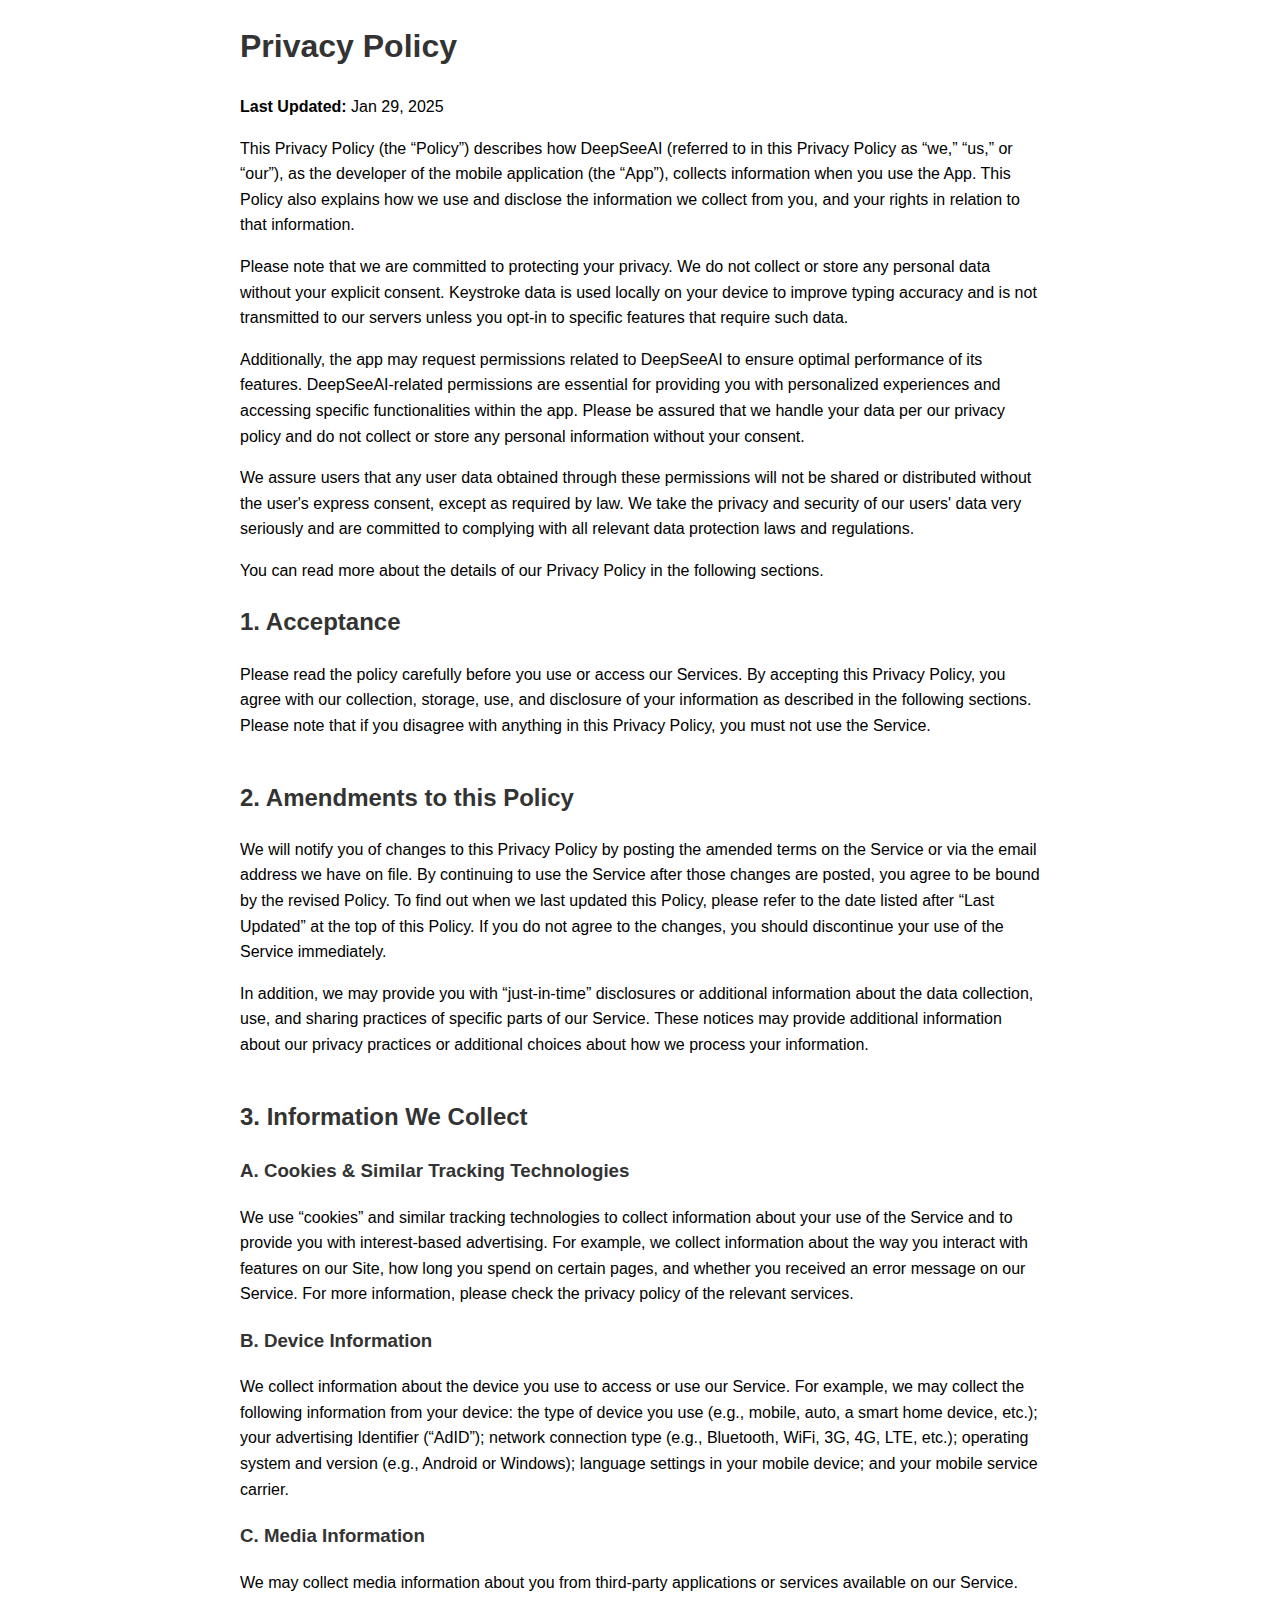
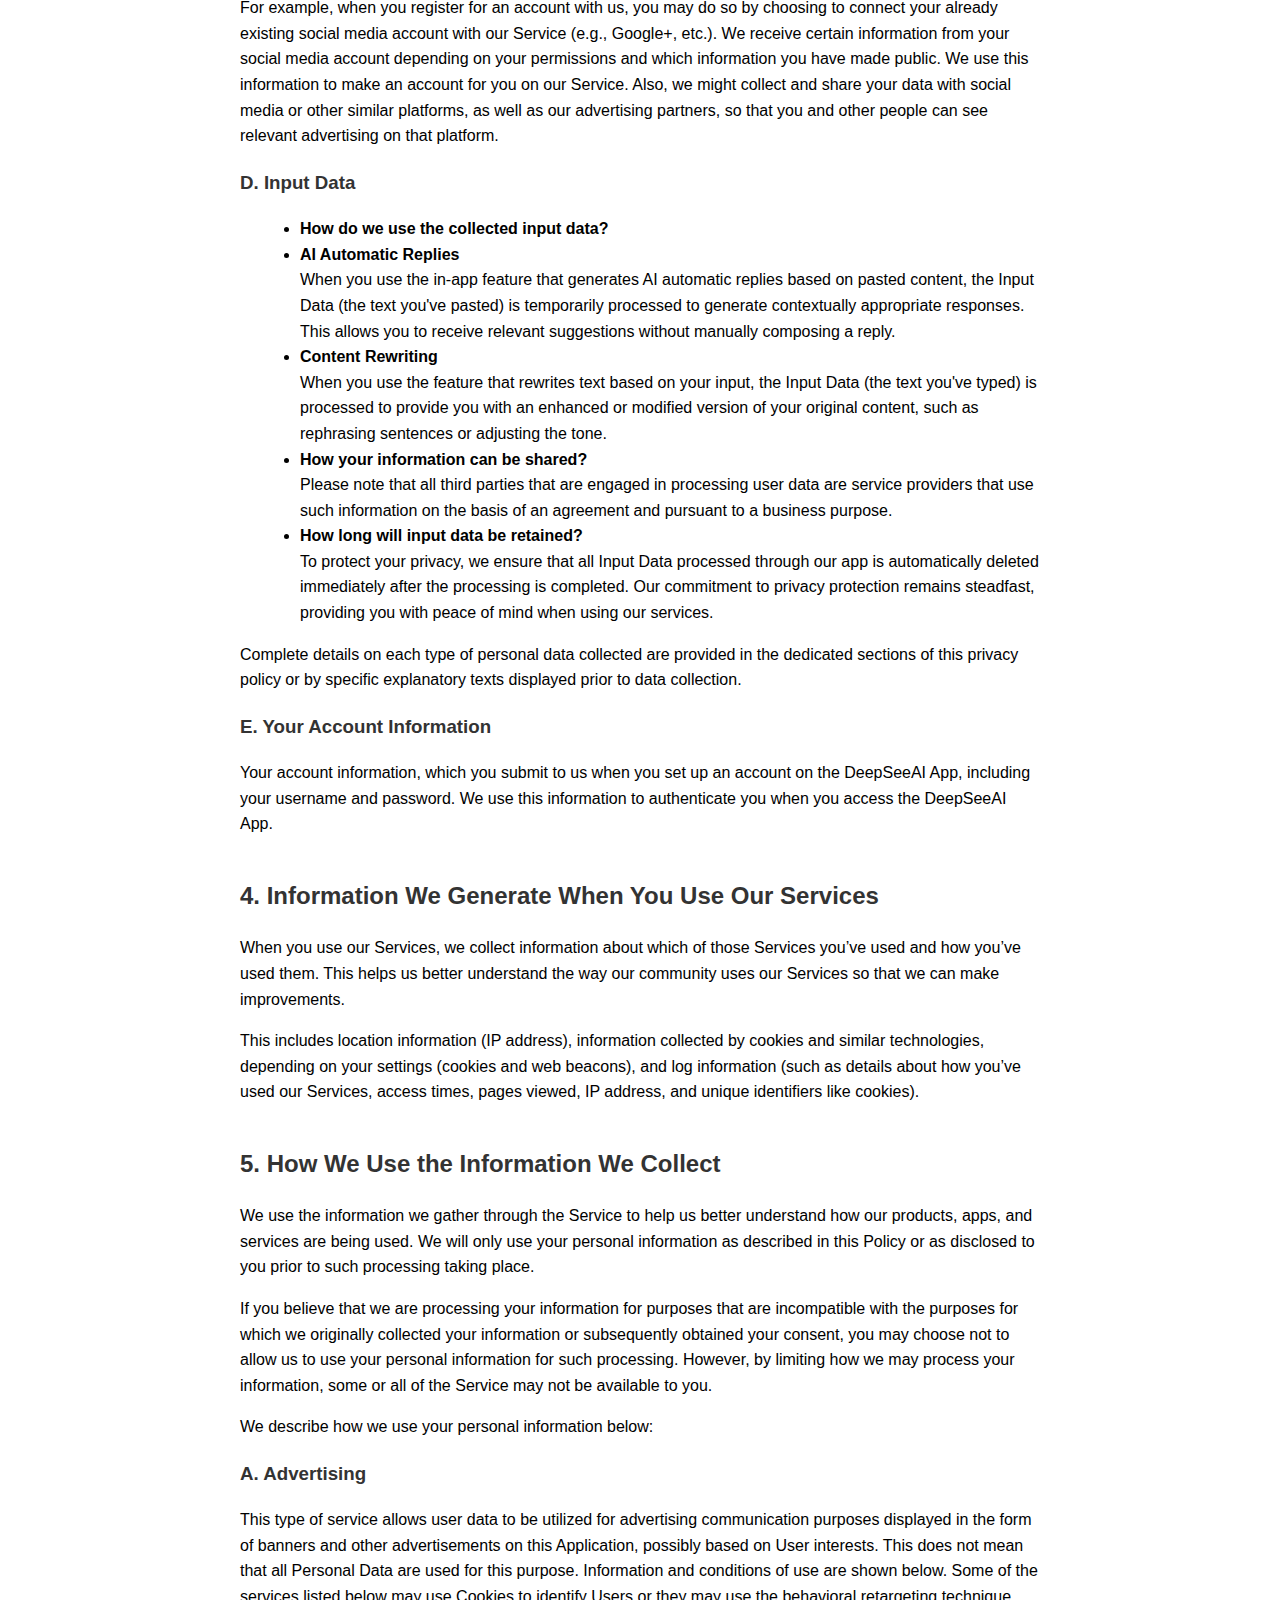
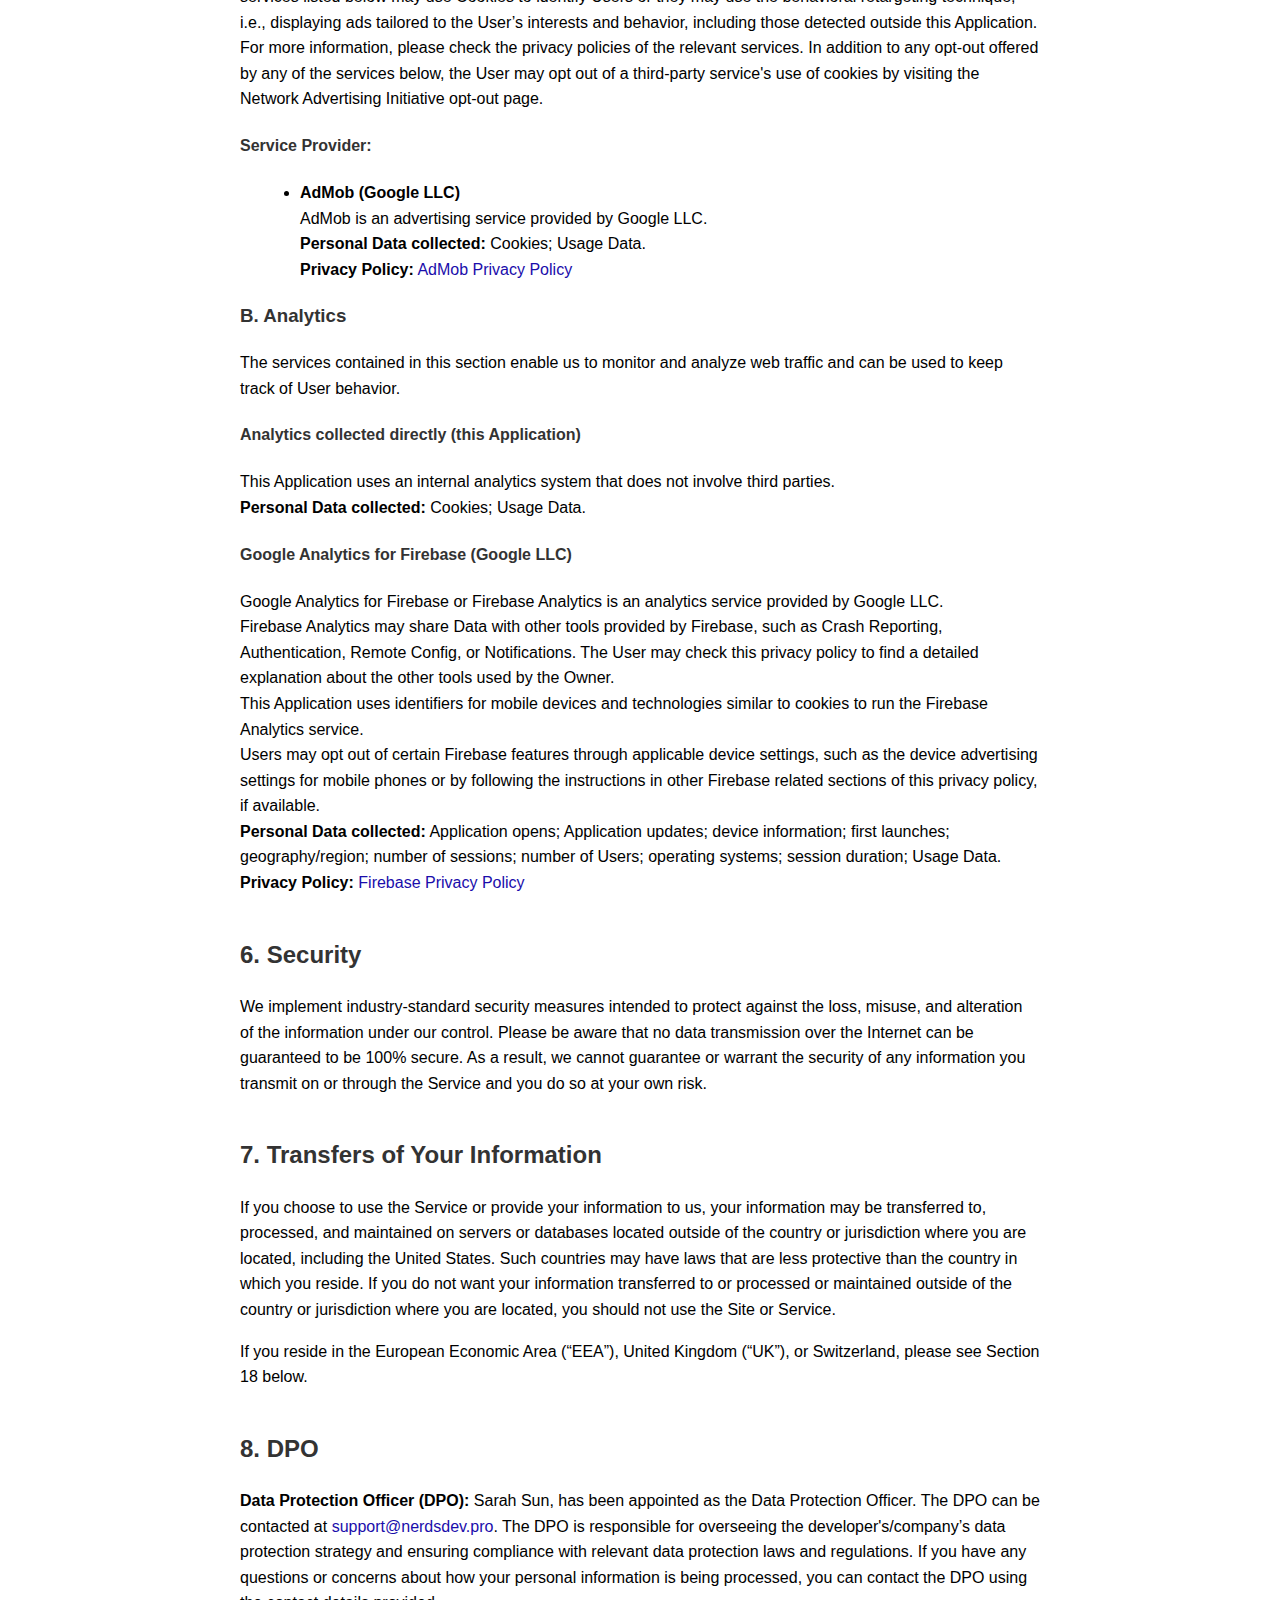
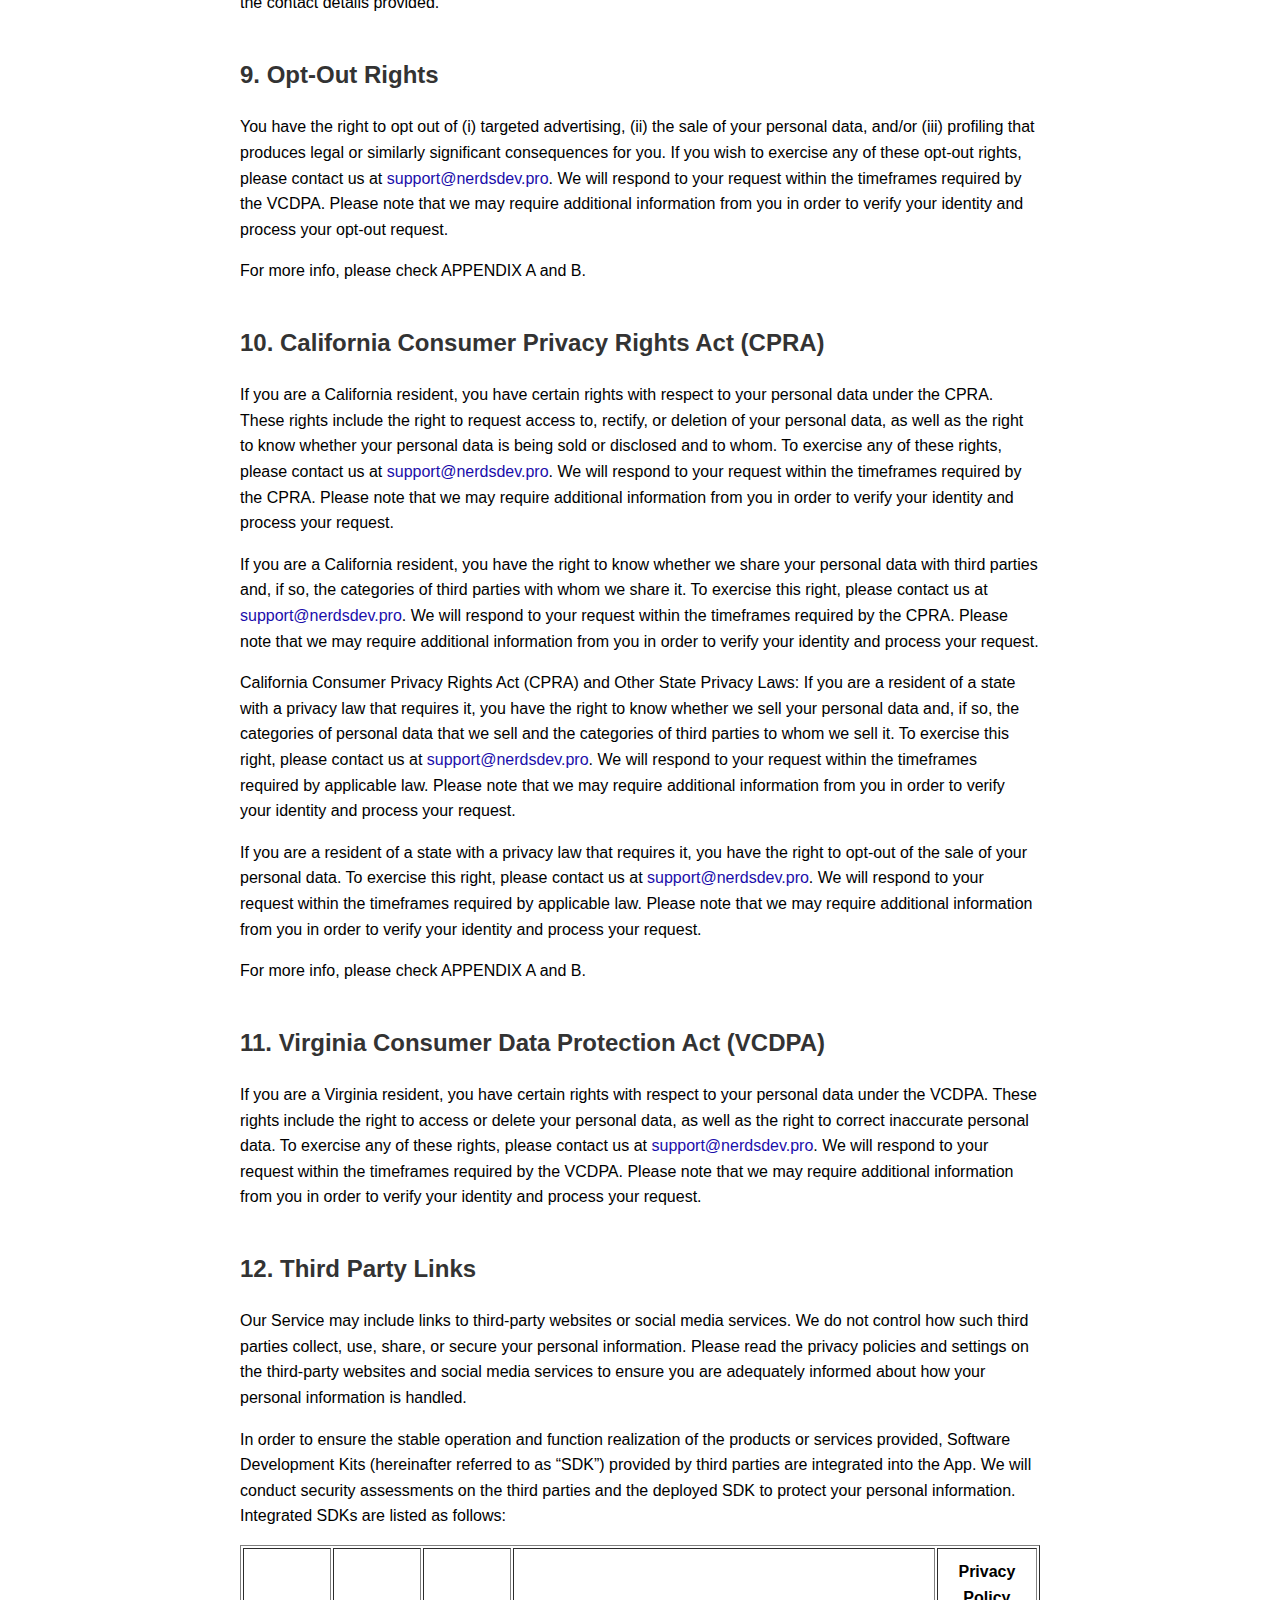
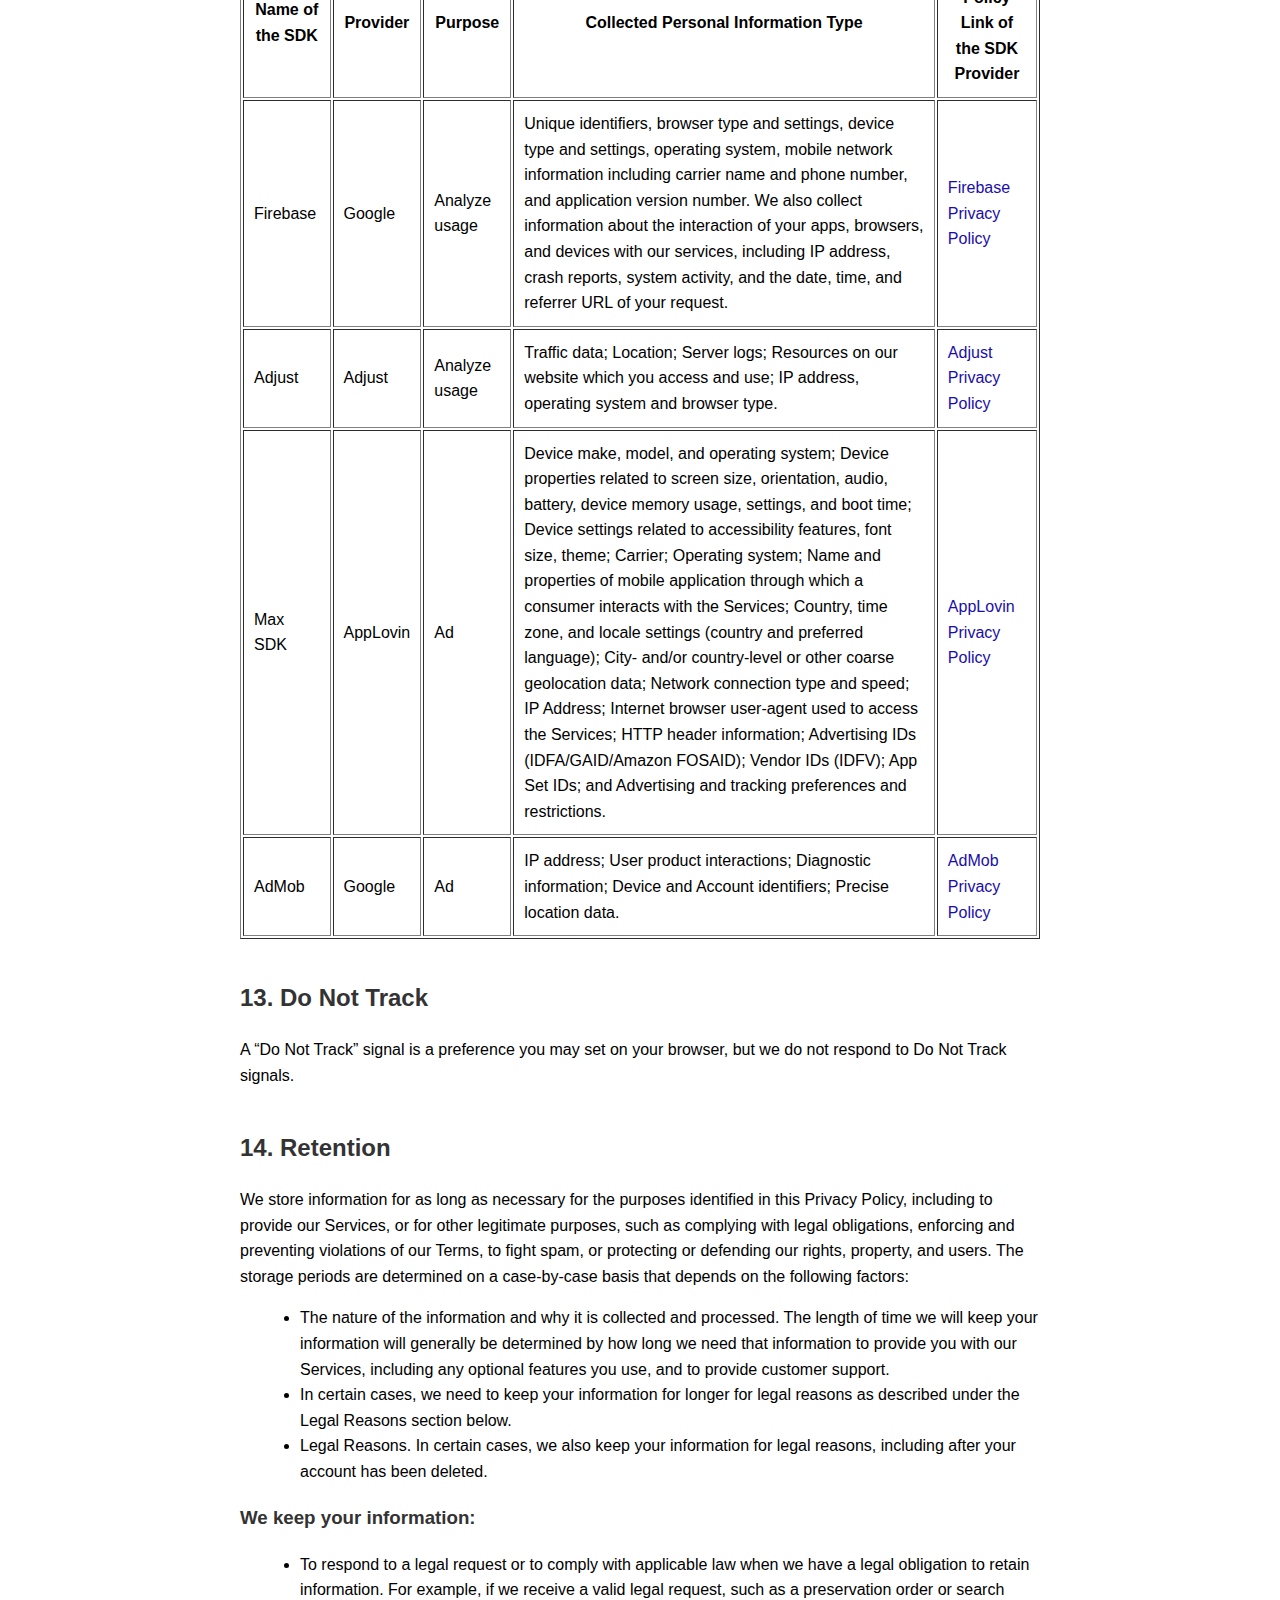
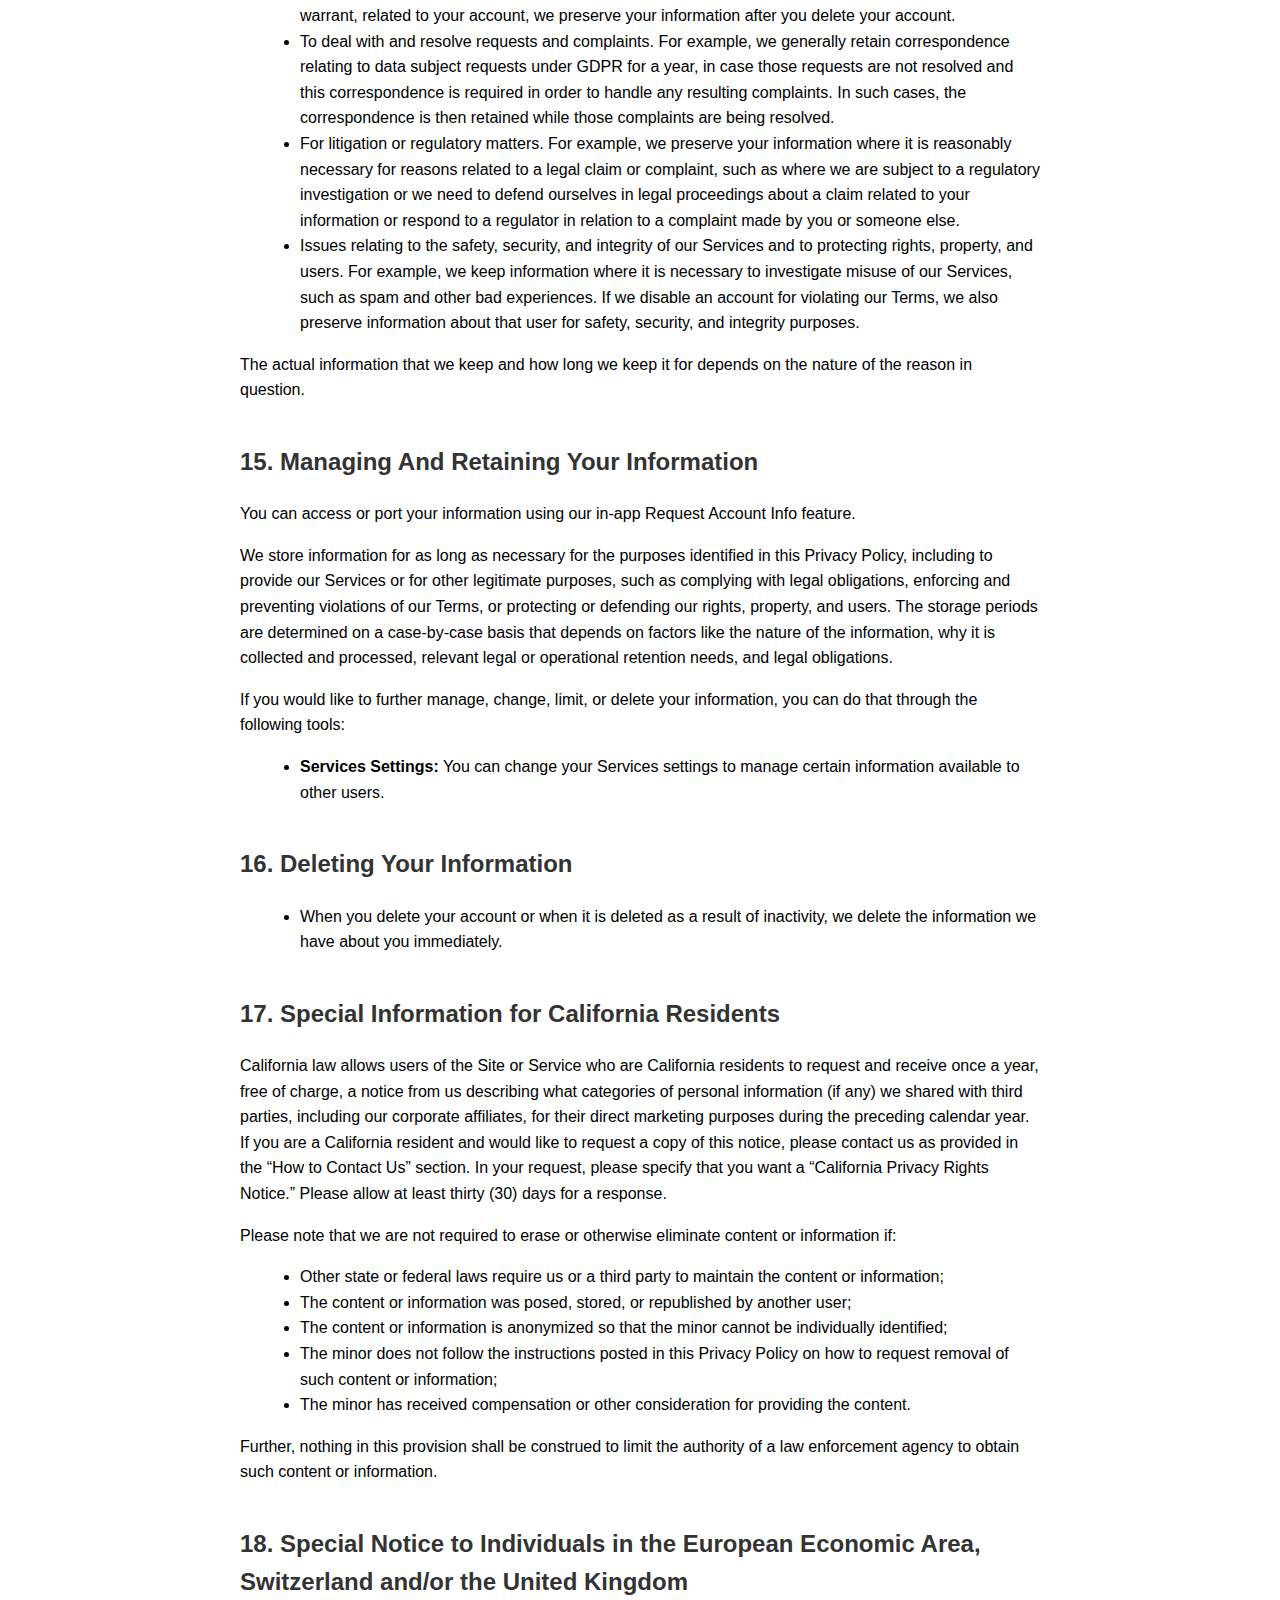
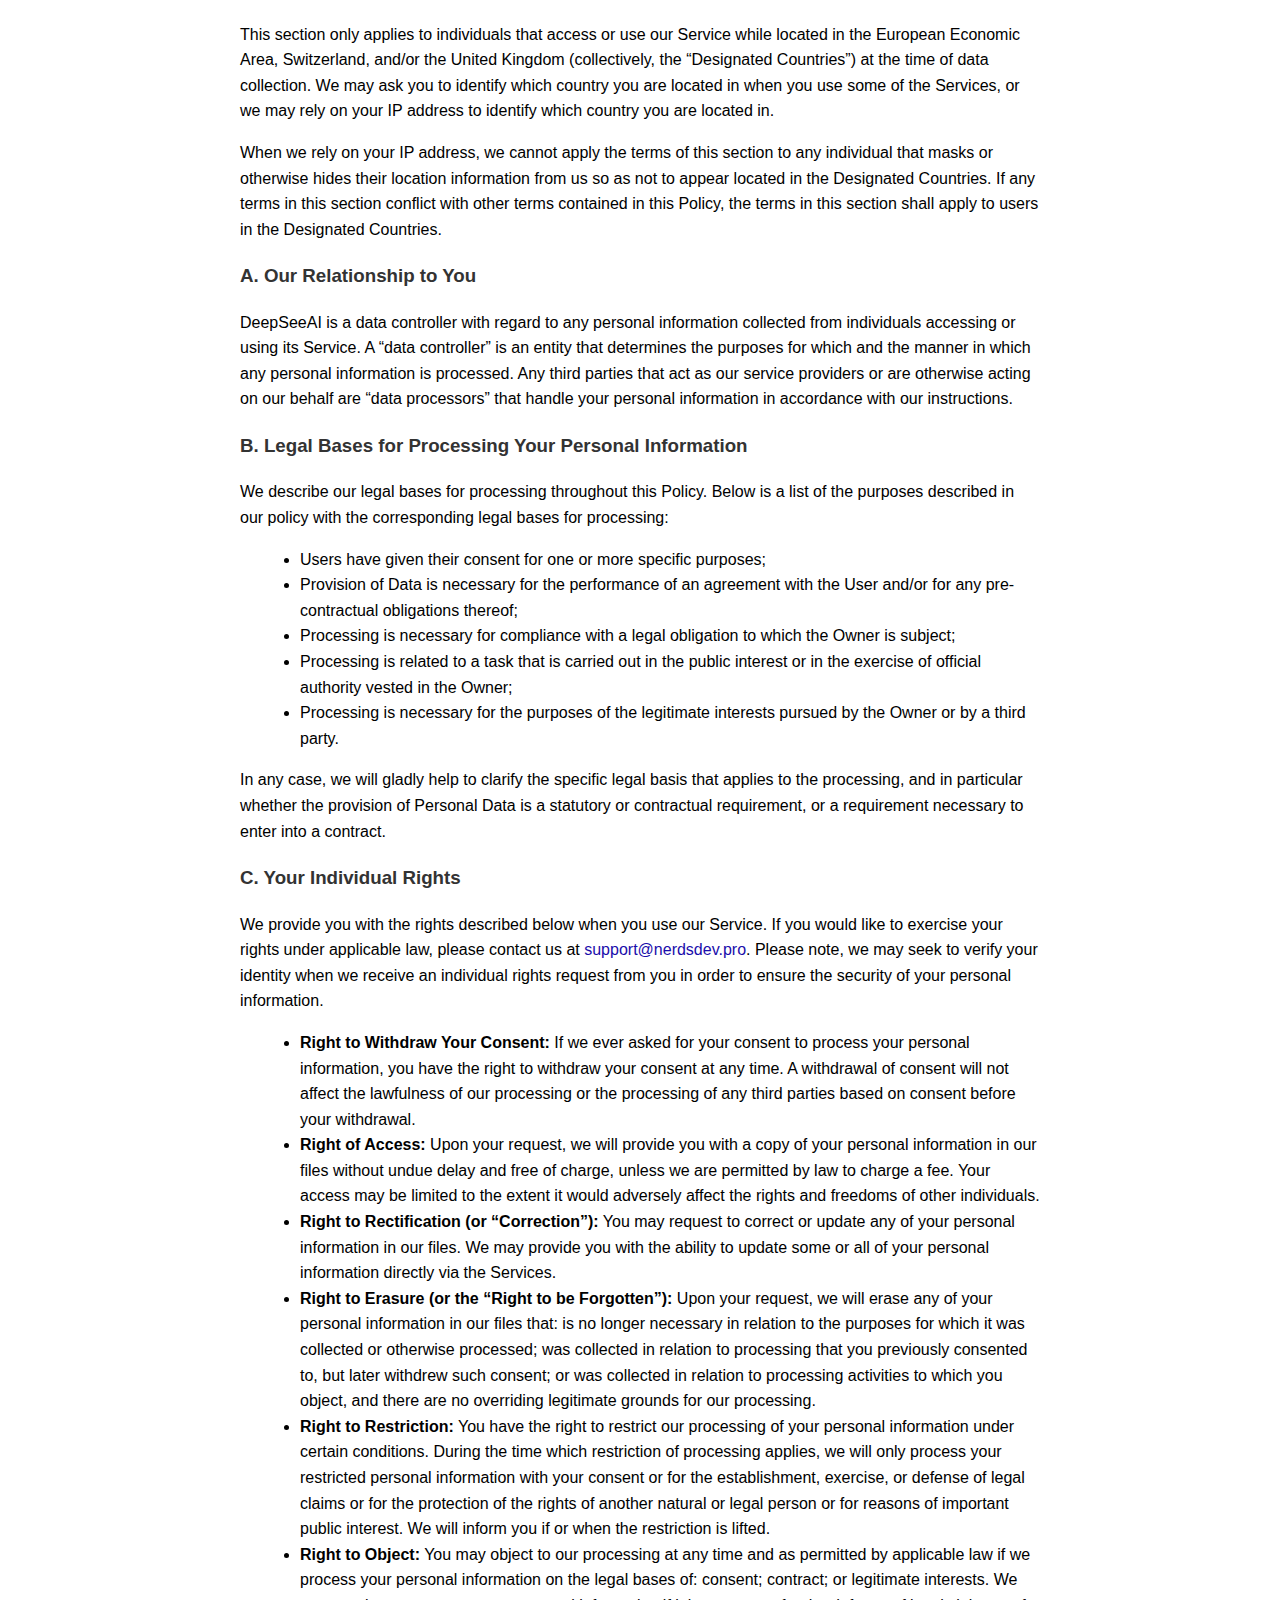
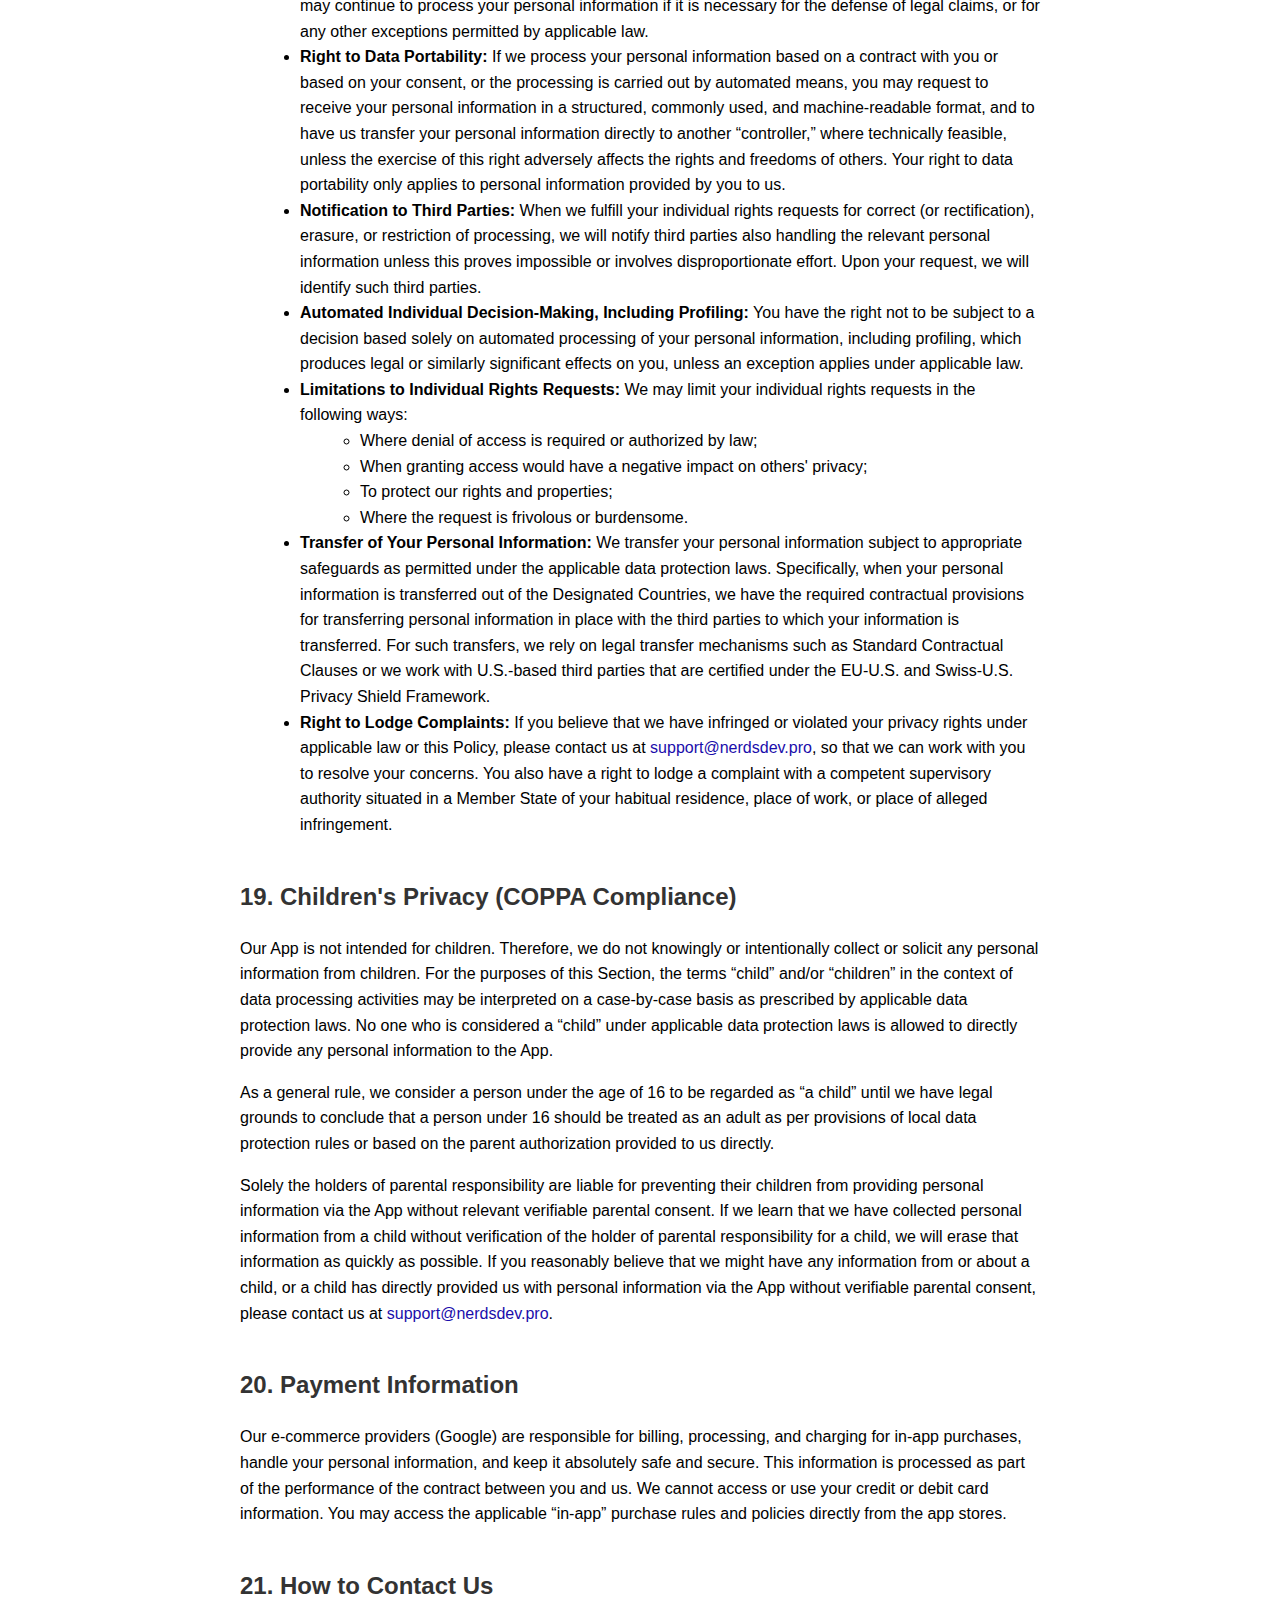
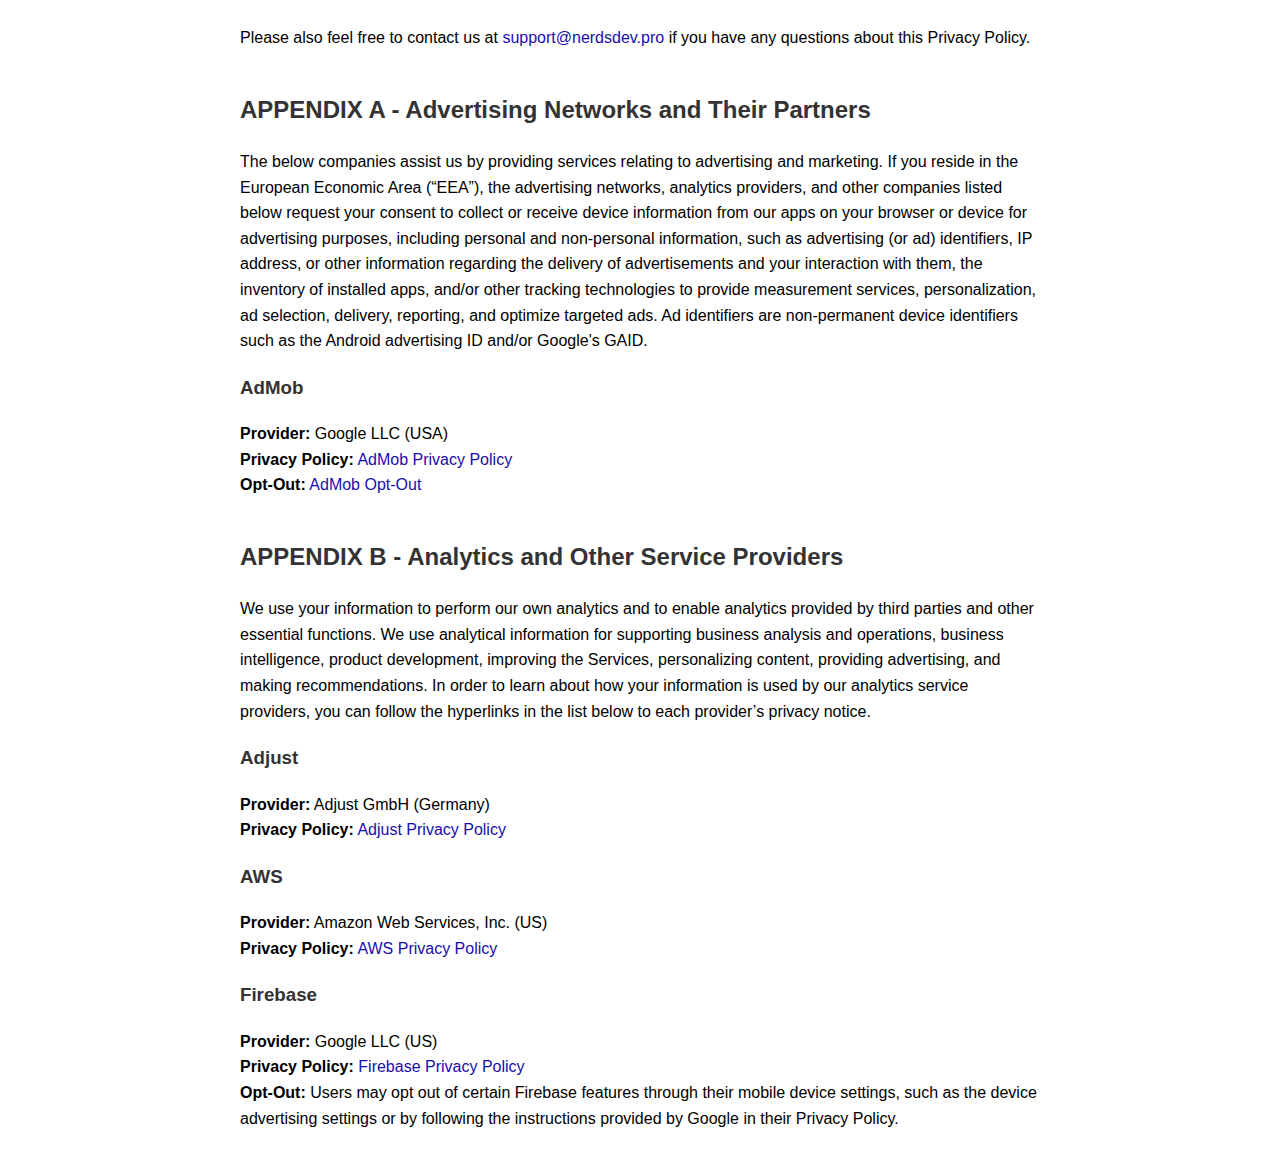
<file: deepseeai_privacy.html>
<!DOCTYPE html>
<html lang="en">
<head>
    <meta charset="UTF-8">
    <meta name="viewport" content="width=device-width, initial-scale=1.0">
    <title>DeepSeeAI Privacy Policy</title>
    <style>
        body {
            font-family: Arial, sans-serif;
            line-height: 1.6;
            margin: 20px;
            max-width: 800px;
            margin-left: auto;
            margin-right: auto;
        }
        h1, h2, h3, h4 {
            color: #333;
        }
        a {
            color: #1a0dab;
            text-decoration: none;
        }
        a:hover {
            text-decoration: underline;
        }
        ul {
            margin-left: 20px;
        }
        .section {
            margin-bottom: 40px;
        }
    </style>
</head>
<body>
    <h1>Privacy Policy</h1>
    <p><strong>Last Updated:</strong> Jan 29, 2025</p>

    <p>This Privacy Policy (the “Policy”) describes how DeepSeeAI (referred to in this Privacy Policy as “we,” “us,” or “our”), as the developer of the mobile application (the “App”), collects information when you use the App. This Policy also explains how we use and disclose the information we collect from you, and your rights in relation to that information.</p>

    <p>Please note that we are committed to protecting your privacy. We do not collect or store any personal data without your explicit consent. Keystroke data is used locally on your device to improve typing accuracy and is not transmitted to our servers unless you opt-in to specific features that require such data.</p>

    <p>Additionally, the app may request permissions related to DeepSeeAI to ensure optimal performance of its features. DeepSeeAI-related permissions are essential for providing you with personalized experiences and accessing specific functionalities within the app. Please be assured that we handle your data per our privacy policy and do not collect or store any personal information without your consent.</p>

    <p>We assure users that any user data obtained through these permissions will not be shared or distributed without the user's express consent, except as required by law. We take the privacy and security of our users' data very seriously and are committed to complying with all relevant data protection laws and regulations.</p>

    <p>You can read more about the details of our Privacy Policy in the following sections.</p>

    <div class="section">
        <h2>1. Acceptance</h2>
        <p>Please read the policy carefully before you use or access our Services. By accepting this Privacy Policy, you agree with our collection, storage, use, and disclosure of your information as described in the following sections. Please note that if you disagree with anything in this Privacy Policy, you must not use the Service.</p>
    </div>

    <div class="section">
        <h2>2. Amendments to this Policy</h2>
        <p>We will notify you of changes to this Privacy Policy by posting the amended terms on the Service or via the email address we have on file. By continuing to use the Service after those changes are posted, you agree to be bound by the revised Policy. To find out when we last updated this Policy, please refer to the date listed after “Last Updated” at the top of this Policy. If you do not agree to the changes, you should discontinue your use of the Service immediately.</p>

        <p>In addition, we may provide you with “just-in-time” disclosures or additional information about the data collection, use, and sharing practices of specific parts of our Service. These notices may provide additional information about our privacy practices or additional choices about how we process your information.</p>
    </div>

    <div class="section">
        <h2>3. Information We Collect</h2>
        <h3>A. Cookies & Similar Tracking Technologies</h3>
        <p>We use “cookies” and similar tracking technologies to collect information about your use of the Service and to provide you with interest-based advertising. For example, we collect information about the way you interact with features on our Site, how long you spend on certain pages, and whether you received an error message on our Service. For more information, please check the privacy policy of the relevant services.</p>

        <h3>B. Device Information</h3>
        <p>We collect information about the device you use to access or use our Service. For example, we may collect the following information from your device: the type of device you use (e.g., mobile, auto, a smart home device, etc.); your advertising Identifier (“AdID”); network connection type (e.g., Bluetooth, WiFi, 3G, 4G, LTE, etc.); operating system and version (e.g., Android or Windows); language settings in your mobile device; and your mobile service carrier.</p>

        <h3>C. Media Information</h3>
        <p>We may collect media information about you from third-party applications or services available on our Service. For example, when you register for an account with us, you may do so by choosing to connect your already existing social media account with our Service (e.g., Google+, etc.). We receive certain information from your social media account depending on your permissions and which information you have made public. We use this information to make an account for you on our Service. Also, we might collect and share your data with social media or other similar platforms, as well as our advertising partners, so that you and other people can see relevant advertising on that platform.</p>

        <h3>D. Input Data</h3>
        <ul>
            <li><strong>How do we use the collected input data?</strong></li>
            <li><strong>AI Automatic Replies</strong><br>
                When you use the in-app feature that generates AI automatic replies based on pasted content, the Input Data (the text you've pasted) is temporarily processed to generate contextually appropriate responses. This allows you to receive relevant suggestions without manually composing a reply.
            </li>
            <li><strong>Content Rewriting</strong><br>
                When you use the feature that rewrites text based on your input, the Input Data (the text you've typed) is processed to provide you with an enhanced or modified version of your original content, such as rephrasing sentences or adjusting the tone.
            </li>
            <li><strong>How your information can be shared?</strong><br>
                Please note that all third parties that are engaged in processing user data are service providers that use such information on the basis of an agreement and pursuant to a business purpose.
            </li>
            <li><strong>How long will input data be retained?</strong><br>
                To protect your privacy, we ensure that all Input Data processed through our app is automatically deleted immediately after the processing is completed. Our commitment to privacy protection remains steadfast, providing you with peace of mind when using our services.
            </li>
        </ul>

        <p>Complete details on each type of personal data collected are provided in the dedicated sections of this privacy policy or by specific explanatory texts displayed prior to data collection.</p>

        <h3>E. Your Account Information</h3>
        <p>Your account information, which you submit to us when you set up an account on the DeepSeeAI App, including your username and password. We use this information to authenticate you when you access the DeepSeeAI App.</p>
    </div>

    <div class="section">
        <h2>4. Information We Generate When You Use Our Services</h2>
        <p>When you use our Services, we collect information about which of those Services you’ve used and how you’ve used them. This helps us better understand the way our community uses our Services so that we can make improvements.</p>

        <p>This includes location information (IP address), information collected by cookies and similar technologies, depending on your settings (cookies and web beacons), and log information (such as details about how you’ve used our Services, access times, pages viewed, IP address, and unique identifiers like cookies).</p>
    </div>

    <div class="section">
        <h2>5. How We Use the Information We Collect</h2>
        <p>We use the information we gather through the Service to help us better understand how our products, apps, and services are being used. We will only use your personal information as described in this Policy or as disclosed to you prior to such processing taking place.</p>

        <p>If you believe that we are processing your information for purposes that are incompatible with the purposes for which we originally collected your information or subsequently obtained your consent, you may choose not to allow us to use your personal information for such processing. However, by limiting how we may process your information, some or all of the Service may not be available to you.</p>

        <p>We describe how we use your personal information below:</p>

        <h3>A. Advertising</h3>
        <p>This type of service allows user data to be utilized for advertising communication purposes displayed in the form of banners and other advertisements on this Application, possibly based on User interests. This does not mean that all Personal Data are used for this purpose. Information and conditions of use are shown below. Some of the services listed below may use Cookies to identify Users or they may use the behavioral retargeting technique, i.e., displaying ads tailored to the User’s interests and behavior, including those detected outside this Application. For more information, please check the privacy policies of the relevant services. In addition to any opt-out offered by any of the services below, the User may opt out of a third-party service's use of cookies by visiting the Network Advertising Initiative opt-out page.</p>

        <h4>Service Provider:</h4>
        <ul>
            <li><strong>AdMob (Google LLC)</strong><br>
                AdMob is an advertising service provided by Google LLC.<br>
                <strong>Personal Data collected:</strong> Cookies; Usage Data.<br>
                <strong>Privacy Policy:</strong> <a href="https://developers.google.com/admob/android/privacy/play-data-disclosure" target="_blank">AdMob Privacy Policy</a>
            </li>
        </ul>

        <h3>B. Analytics</h3>
        <p>The services contained in this section enable us to monitor and analyze web traffic and can be used to keep track of User behavior.</p>

        <h4>Analytics collected directly (this Application)</h4>
        <p>This Application uses an internal analytics system that does not involve third parties.<br>
        <strong>Personal Data collected:</strong> Cookies; Usage Data.</p>

        <h4>Google Analytics for Firebase (Google LLC)</h4>
        <p>Google Analytics for Firebase or Firebase Analytics is an analytics service provided by Google LLC.<br>
        Firebase Analytics may share Data with other tools provided by Firebase, such as Crash Reporting, Authentication, Remote Config, or Notifications. The User may check this privacy policy to find a detailed explanation about the other tools used by the Owner.<br>
        This Application uses identifiers for mobile devices and technologies similar to cookies to run the Firebase Analytics service.<br>
        Users may opt out of certain Firebase features through applicable device settings, such as the device advertising settings for mobile phones or by following the instructions in other Firebase related sections of this privacy policy, if available.<br>
        <strong>Personal Data collected:</strong> Application opens; Application updates; device information; first launches; geography/region; number of sessions; number of Users; operating systems; session duration; Usage Data.<br>
        <strong>Privacy Policy:</strong> <a href="https://firebase.google.com/support/privacy" target="_blank">Firebase Privacy Policy</a>
        </p>
    </div>

    <div class="section">
        <h2>6. Security</h2>
        <p>We implement industry-standard security measures intended to protect against the loss, misuse, and alteration of the information under our control. Please be aware that no data transmission over the Internet can be guaranteed to be 100% secure. As a result, we cannot guarantee or warrant the security of any information you transmit on or through the Service and you do so at your own risk.</p>
    </div>

    <div class="section">
        <h2>7. Transfers of Your Information</h2>
        <p>If you choose to use the Service or provide your information to us, your information may be transferred to, processed, and maintained on servers or databases located outside of the country or jurisdiction where you are located, including the United States. Such countries may have laws that are less protective than the country in which you reside. If you do not want your information transferred to or processed or maintained outside of the country or jurisdiction where you are located, you should not use the Site or Service.</p>

        <p>If you reside in the European Economic Area (“EEA”), United Kingdom (“UK”), or Switzerland, please see Section 18 below.</p>
    </div>

    <div class="section">
        <h2>8. DPO</h2>
        <p><strong>Data Protection Officer (DPO):</strong> Sarah Sun, has been appointed as the Data Protection Officer. The DPO can be contacted at <a href="mailto:support@nerdsdev.pro">support@nerdsdev.pro</a>. The DPO is responsible for overseeing the developer's/company’s data protection strategy and ensuring compliance with relevant data protection laws and regulations. If you have any questions or concerns about how your personal information is being processed, you can contact the DPO using the contact details provided.</p>
    </div>

    <div class="section">
        <h2>9. Opt-Out Rights</h2>
        <p>You have the right to opt out of (i) targeted advertising, (ii) the sale of your personal data, and/or (iii) profiling that produces legal or similarly significant consequences for you. If you wish to exercise any of these opt-out rights, please contact us at <a href="mailto:support@nerdsdev.pro">support@nerdsdev.pro</a>. We will respond to your request within the timeframes required by the VCDPA. Please note that we may require additional information from you in order to verify your identity and process your opt-out request.</p>

        <p>For more info, please check APPENDIX A and B.</p>
    </div>

    <div class="section">
        <h2>10. California Consumer Privacy Rights Act (CPRA)</h2>
        <p>If you are a California resident, you have certain rights with respect to your personal data under the CPRA. These rights include the right to request access to, rectify, or deletion of your personal data, as well as the right to know whether your personal data is being sold or disclosed and to whom. To exercise any of these rights, please contact us at <a href="mailto:support@nerdsdev.pro">support@nerdsdev.pro</a>. We will respond to your request within the timeframes required by the CPRA. Please note that we may require additional information from you in order to verify your identity and process your request.</p>

        <p>If you are a California resident, you have the right to know whether we share your personal data with third parties and, if so, the categories of third parties with whom we share it. To exercise this right, please contact us at <a href="mailto:support@nerdsdev.pro">support@nerdsdev.pro</a>. We will respond to your request within the timeframes required by the CPRA. Please note that we may require additional information from you in order to verify your identity and process your request.</p>

        <p>California Consumer Privacy Rights Act (CPRA) and Other State Privacy Laws: If you are a resident of a state with a privacy law that requires it, you have the right to know whether we sell your personal data and, if so, the categories of personal data that we sell and the categories of third parties to whom we sell it. To exercise this right, please contact us at <a href="mailto:support@nerdsdev.pro">support@nerdsdev.pro</a>. We will respond to your request within the timeframes required by applicable law. Please note that we may require additional information from you in order to verify your identity and process your request.</p>

        <p>If you are a resident of a state with a privacy law that requires it, you have the right to opt-out of the sale of your personal data. To exercise this right, please contact us at <a href="mailto:support@nerdsdev.pro">support@nerdsdev.pro</a>. We will respond to your request within the timeframes required by applicable law. Please note that we may require additional information from you in order to verify your identity and process your request.</p>

        <p>For more info, please check APPENDIX A and B.</p>
    </div>

    <div class="section">
        <h2>11. Virginia Consumer Data Protection Act (VCDPA)</h2>
        <p>If you are a Virginia resident, you have certain rights with respect to your personal data under the VCDPA. These rights include the right to access or delete your personal data, as well as the right to correct inaccurate personal data. To exercise any of these rights, please contact us at <a href="mailto:support@nerdsdev.pro">support@nerdsdev.pro</a>. We will respond to your request within the timeframes required by the VCDPA. Please note that we may require additional information from you in order to verify your identity and process your request.</p>
    </div>

    <div class="section">
        <h2>12. Third Party Links</h2>
        <p>Our Service may include links to third-party websites or social media services. We do not control how such third parties collect, use, share, or secure your personal information. Please read the privacy policies and settings on the third-party websites and social media services to ensure you are adequately informed about how your personal information is handled.</p>

        <p>In order to ensure the stable operation and function realization of the products or services provided, Software Development Kits (hereinafter referred to as “SDK”) provided by third parties are integrated into the App. We will conduct security assessments on the third parties and the deployed SDK to protect your personal information. Integrated SDKs are listed as follows:</p>
        
        <table border="1" cellpadding="10">
            <thead>
                <tr>
                    <th>Name of the SDK</th>
                    <th>Provider</th>
                    <th>Purpose</th>
                    <th>Collected Personal Information Type</th>
                    <th>Privacy Policy Link of the SDK Provider</th>
                </tr>
            </thead>
            <tbody>
                <tr>
                    <td>Firebase</td>
                    <td>Google</td>
                    <td>Analyze usage</td>
                    <td>Unique identifiers, browser type and settings, device type and settings, operating system, mobile network information including carrier name and phone number, and application version number. We also collect information about the interaction of your apps, browsers, and devices with our services, including IP address, crash reports, system activity, and the date, time, and referrer URL of your request.</td>
                    <td><a href="https://policies.google.com/privacy?hl=zh-cn#infocollect" target="_blank">Firebase Privacy Policy</a></td>
                </tr>
                <tr>
                    <td>Adjust</td>
                    <td>Adjust</td>
                    <td>Analyze usage</td>
                    <td>Traffic data; Location; Server logs; Resources on our website which you access and use; IP address, operating system and browser type.</td>
                    <td><a href="https://www.adjust.com/terms/privacy-policy/" target="_blank">Adjust Privacy Policy</a></td>
                </tr>
                <tr>
                    <td>Max SDK</td>
                    <td>AppLovin</td>
                    <td>Ad</td>
                    <td>Device make, model, and operating system; Device properties related to screen size, orientation, audio, battery, device memory usage, settings, and boot time; Device settings related to accessibility features, font size, theme; Carrier; Operating system; Name and properties of mobile application through which a consumer interacts with the Services; Country, time zone, and locale settings (country and preferred language); City- and/or country-level or other coarse geolocation data; Network connection type and speed; IP Address; Internet browser user-agent used to access the Services; HTTP header information; Advertising IDs (IDFA/GAID/Amazon FOSAID); Vendor IDs (IDFV); App Set IDs; and Advertising and tracking preferences and restrictions.</td>
                    <td><a href="https://www.applovin.com/privacy/" target="_blank">AppLovin Privacy Policy</a></td>
                </tr>
                <tr>
                    <td>AdMob</td>
                    <td>Google</td>
                    <td>Ad</td>
                    <td>IP address; User product interactions; Diagnostic information; Device and Account identifiers; Precise location data.</td>
                    <td><a href="https://developers.google.com/admob/android/privacy/play-data-disclosure" target="_blank">AdMob Privacy Policy</a></td>
                </tr>
            </tbody>
        </table>
    </div>

    <div class="section">
        <h2>13. Do Not Track</h2>
        <p>A “Do Not Track” signal is a preference you may set on your browser, but we do not respond to Do Not Track signals.</p>
    </div>

    <div class="section">
        <h2>14. Retention</h2>
        <p>We store information for as long as necessary for the purposes identified in this Privacy Policy, including to provide our Services, or for other legitimate purposes, such as complying with legal obligations, enforcing and preventing violations of our Terms, to fight spam, or protecting or defending our rights, property, and users. The storage periods are determined on a case-by-case basis that depends on the following factors:</p>
        <ul>
            <li>The nature of the information and why it is collected and processed. The length of time we will keep your information will generally be determined by how long we need that information to provide you with our Services, including any optional features you use, and to provide customer support.</li>
            <li>In certain cases, we need to keep your information for longer for legal reasons as described under the Legal Reasons section below.</li>
            <li>Legal Reasons. In certain cases, we also keep your information for legal reasons, including after your account has been deleted.</li>
        </ul>

        <h3>We keep your information:</h3>
        <ul>
            <li>To respond to a legal request or to comply with applicable law when we have a legal obligation to retain information. For example, if we receive a valid legal request, such as a preservation order or search warrant, related to your account, we preserve your information after you delete your account.</li>
            <li>To deal with and resolve requests and complaints. For example, we generally retain correspondence relating to data subject requests under GDPR for a year, in case those requests are not resolved and this correspondence is required in order to handle any resulting complaints. In such cases, the correspondence is then retained while those complaints are being resolved.</li>
            <li>For litigation or regulatory matters. For example, we preserve your information where it is reasonably necessary for reasons related to a legal claim or complaint, such as where we are subject to a regulatory investigation or we need to defend ourselves in legal proceedings about a claim related to your information or respond to a regulator in relation to a complaint made by you or someone else.</li>
            <li>Issues relating to the safety, security, and integrity of our Services and to protecting rights, property, and users. For example, we keep information where it is necessary to investigate misuse of our Services, such as spam and other bad experiences. If we disable an account for violating our Terms, we also preserve information about that user for safety, security, and integrity purposes.</li>
        </ul>

        <p>The actual information that we keep and how long we keep it for depends on the nature of the reason in question.</p>
    </div>

    <div class="section">
        <h2>15. Managing And Retaining Your Information</h2>
        <p>You can access or port your information using our in-app Request Account Info feature.</p>

        <p>We store information for as long as necessary for the purposes identified in this Privacy Policy, including to provide our Services or for other legitimate purposes, such as complying with legal obligations, enforcing and preventing violations of our Terms, or protecting or defending our rights, property, and users. The storage periods are determined on a case-by-case basis that depends on factors like the nature of the information, why it is collected and processed, relevant legal or operational retention needs, and legal obligations.</p>

        <p>If you would like to further manage, change, limit, or delete your information, you can do that through the following tools:</p>
        <ul>
            <li><strong>Services Settings:</strong> You can change your Services settings to manage certain information available to other users.</li>
        </ul>
    </div>

    <div class="section">
        <h2>16. Deleting Your Information</h2>
        <ul>
            <li>When you delete your account or when it is deleted as a result of inactivity, we delete the information we have about you immediately.</li>
        </ul>
    </div>

    <div class="section">
        <h2>17. Special Information for California Residents</h2>
        <p>California law allows users of the Site or Service who are California residents to request and receive once a year, free of charge, a notice from us describing what categories of personal information (if any) we shared with third parties, including our corporate affiliates, for their direct marketing purposes during the preceding calendar year. If you are a California resident and would like to request a copy of this notice, please contact us as provided in the “How to Contact Us” section. In your request, please specify that you want a “California Privacy Rights Notice.” Please allow at least thirty (30) days for a response.</p>

        <p>Please note that we are not required to erase or otherwise eliminate content or information if:</p>
        <ul>
            <li>Other state or federal laws require us or a third party to maintain the content or information;</li>
            <li>The content or information was posed, stored, or republished by another user;</li>
            <li>The content or information is anonymized so that the minor cannot be individually identified;</li>
            <li>The minor does not follow the instructions posted in this Privacy Policy on how to request removal of such content or information;</li>
            <li>The minor has received compensation or other consideration for providing the content.</li>
        </ul>

        <p>Further, nothing in this provision shall be construed to limit the authority of a law enforcement agency to obtain such content or information.</p>
    </div>

    <div class="section">
        <h2>18. Special Notice to Individuals in the European Economic Area, Switzerland and/or the United Kingdom</h2>
        <p>This section only applies to individuals that access or use our Service while located in the European Economic Area, Switzerland, and/or the United Kingdom (collectively, the “Designated Countries”) at the time of data collection. We may ask you to identify which country you are located in when you use some of the Services, or we may rely on your IP address to identify which country you are located in.</p>

        <p>When we rely on your IP address, we cannot apply the terms of this section to any individual that masks or otherwise hides their location information from us so as not to appear located in the Designated Countries. If any terms in this section conflict with other terms contained in this Policy, the terms in this section shall apply to users in the Designated Countries.</p>

        <h3>A. Our Relationship to You</h3>
        <p>DeepSeeAI is a data controller with regard to any personal information collected from individuals accessing or using its Service. A “data controller” is an entity that determines the purposes for which and the manner in which any personal information is processed. Any third parties that act as our service providers or are otherwise acting on our behalf are “data processors” that handle your personal information in accordance with our instructions.</p>

        <h3>B. Legal Bases for Processing Your Personal Information</h3>
        <p>We describe our legal bases for processing throughout this Policy. Below is a list of the purposes described in our policy with the corresponding legal bases for processing:</p>
        <ul>
            <li>Users have given their consent for one or more specific purposes;</li>
            <li>Provision of Data is necessary for the performance of an agreement with the User and/or for any pre-contractual obligations thereof;</li>
            <li>Processing is necessary for compliance with a legal obligation to which the Owner is subject;</li>
            <li>Processing is related to a task that is carried out in the public interest or in the exercise of official authority vested in the Owner;</li>
            <li>Processing is necessary for the purposes of the legitimate interests pursued by the Owner or by a third party.</li>
        </ul>

        <p>In any case, we will gladly help to clarify the specific legal basis that applies to the processing, and in particular whether the provision of Personal Data is a statutory or contractual requirement, or a requirement necessary to enter into a contract.</p>

        <h3>C. Your Individual Rights</h3>
        <p>We provide you with the rights described below when you use our Service. If you would like to exercise your rights under applicable law, please contact us at <a href="mailto:support@nerdsdev.pro">support@nerdsdev.pro</a>. Please note, we may seek to verify your identity when we receive an individual rights request from you in order to ensure the security of your personal information.</p>

        <ul>
            <li><strong>Right to Withdraw Your Consent:</strong> If we ever asked for your consent to process your personal information, you have the right to withdraw your consent at any time. A withdrawal of consent will not affect the lawfulness of our processing or the processing of any third parties based on consent before your withdrawal.</li>
            <li><strong>Right of Access:</strong> Upon your request, we will provide you with a copy of your personal information in our files without undue delay and free of charge, unless we are permitted by law to charge a fee. Your access may be limited to the extent it would adversely affect the rights and freedoms of other individuals.</li>
            <li><strong>Right to Rectification (or “Correction”):</strong> You may request to correct or update any of your personal information in our files. We may provide you with the ability to update some or all of your personal information directly via the Services.</li>
            <li><strong>Right to Erasure (or the “Right to be Forgotten”):</strong> Upon your request, we will erase any of your personal information in our files that: is no longer necessary in relation to the purposes for which it was collected or otherwise processed; was collected in relation to processing that you previously consented to, but later withdrew such consent; or was collected in relation to processing activities to which you object, and there are no overriding legitimate grounds for our processing.</li>
            <li><strong>Right to Restriction:</strong> You have the right to restrict our processing of your personal information under certain conditions. During the time which restriction of processing applies, we will only process your restricted personal information with your consent or for the establishment, exercise, or defense of legal claims or for the protection of the rights of another natural or legal person or for reasons of important public interest. We will inform you if or when the restriction is lifted.</li>
            <li><strong>Right to Object:</strong> You may object to our processing at any time and as permitted by applicable law if we process your personal information on the legal bases of: consent; contract; or legitimate interests. We may continue to process your personal information if it is necessary for the defense of legal claims, or for any other exceptions permitted by applicable law.</li>
            <li><strong>Right to Data Portability:</strong> If we process your personal information based on a contract with you or based on your consent, or the processing is carried out by automated means, you may request to receive your personal information in a structured, commonly used, and machine-readable format, and to have us transfer your personal information directly to another “controller,” where technically feasible, unless the exercise of this right adversely affects the rights and freedoms of others. Your right to data portability only applies to personal information provided by you to us.</li>
            <li><strong>Notification to Third Parties:</strong> When we fulfill your individual rights requests for correct (or rectification), erasure, or restriction of processing, we will notify third parties also handling the relevant personal information unless this proves impossible or involves disproportionate effort. Upon your request, we will identify such third parties.</li>
            <li><strong>Automated Individual Decision-Making, Including Profiling:</strong> You have the right not to be subject to a decision based solely on automated processing of your personal information, including profiling, which produces legal or similarly significant effects on you, unless an exception applies under applicable law.</li>
            <li><strong>Limitations to Individual Rights Requests:</strong> We may limit your individual rights requests in the following ways:
                <ul>
                    <li>Where denial of access is required or authorized by law;</li>
                    <li>When granting access would have a negative impact on others' privacy;</li>
                    <li>To protect our rights and properties;</li>
                    <li>Where the request is frivolous or burdensome.</li>
                </ul>
            </li>
            <li><strong>Transfer of Your Personal Information:</strong> We transfer your personal information subject to appropriate safeguards as permitted under the applicable data protection laws. Specifically, when your personal information is transferred out of the Designated Countries, we have the required contractual provisions for transferring personal information in place with the third parties to which your information is transferred. For such transfers, we rely on legal transfer mechanisms such as Standard Contractual Clauses or we work with U.S.-based third parties that are certified under the EU-U.S. and Swiss-U.S. Privacy Shield Framework.</li>
            <li><strong>Right to Lodge Complaints:</strong> If you believe that we have infringed or violated your privacy rights under applicable law or this Policy, please contact us at <a href="mailto:support@nerdsdev.pro">support@nerdsdev.pro</a>, so that we can work with you to resolve your concerns. You also have a right to lodge a complaint with a competent supervisory authority situated in a Member State of your habitual residence, place of work, or place of alleged infringement.</li>
        </ul>
    </div>

    <div class="section">
        <h2>19. Children's Privacy (COPPA Compliance)</h2>
        <p>Our App is not intended for children. Therefore, we do not knowingly or intentionally collect or solicit any personal information from children. For the purposes of this Section, the terms “child” and/or “children” in the context of data processing activities may be interpreted on a case-by-case basis as prescribed by applicable data protection laws. No one who is considered a “child” under applicable data protection laws is allowed to directly provide any personal information to the App.</p>

        <p>As a general rule, we consider a person under the age of 16 to be regarded as “a child” until we have legal grounds to conclude that a person under 16 should be treated as an adult as per provisions of local data protection rules or based on the parent authorization provided to us directly.</p>

        <p>Solely the holders of parental responsibility are liable for preventing their children from providing personal information via the App without relevant verifiable parental consent. If we learn that we have collected personal information from a child without verification of the holder of parental responsibility for a child, we will erase that information as quickly as possible. If you reasonably believe that we might have any information from or about a child, or a child has directly provided us with personal information via the App without verifiable parental consent, please contact us at <a href="mailto:support@nerdsdev.pro">support@nerdsdev.pro</a>.</p>
    </div>

    <div class="section">
        <h2>20. Payment Information</h2>
        <p>Our e-commerce providers (Google) are responsible for billing, processing, and charging for in-app purchases, handle your personal information, and keep it absolutely safe and secure. This information is processed as part of the performance of the contract between you and us. We cannot access or use your credit or debit card information. You may access the applicable “in-app” purchase rules and policies directly from the app stores.</p>
    </div>

    <div class="section">
        <h2>21. How to Contact Us</h2>
        <p>Please also feel free to contact us at <a href="mailto:support@nerdsdev.pro">support@nerdsdev.pro</a> if you have any questions about this Privacy Policy.</p>
    </div>

    <div class="section">
        <h2>APPENDIX A - Advertising Networks and Their Partners</h2>
        <p>The below companies assist us by providing services relating to advertising and marketing. If you reside in the European Economic Area (“EEA”), the advertising networks, analytics providers, and other companies listed below request your consent to collect or receive device information from our apps on your browser or device for advertising purposes, including personal and non-personal information, such as advertising (or ad) identifiers, IP address, or other information regarding the delivery of advertisements and your interaction with them, the inventory of installed apps, and/or other tracking technologies to provide measurement services, personalization, ad selection, delivery, reporting, and optimize targeted ads. Ad identifiers are non-permanent device identifiers such as the Android advertising ID and/or Google's GAID.</p>

        <h3>AdMob</h3>
        <p><strong>Provider:</strong> Google LLC (USA)<br>
        <strong>Privacy Policy:</strong> <a href="https://developers.google.com/admob/android/privacy/play-data-disclosure" target="_blank">AdMob Privacy Policy</a><br>
        <strong>Opt-Out:</strong> <a href="https://support.google.com/admob/answer/2662922?hl=en" target="_blank">AdMob Opt-Out</a></p>
    </div>

    <div class="section">
        <h2>APPENDIX B - Analytics and Other Service Providers</h2>
        <p>We use your information to perform our own analytics and to enable analytics provided by third parties and other essential functions. We use analytical information for supporting business analysis and operations, business intelligence, product development, improving the Services, personalizing content, providing advertising, and making recommendations. In order to learn about how your information is used by our analytics service providers, you can follow the hyperlinks in the list below to each provider’s privacy notice.</p>

        <h3>Adjust</h3>
        <p><strong>Provider:</strong> Adjust GmbH (Germany)<br>
        <strong>Privacy Policy:</strong> <a href="https://www.adjust.com/privacy-policy/" target="_blank">Adjust Privacy Policy</a></p>

        <h3>AWS</h3>
        <p><strong>Provider:</strong> Amazon Web Services, Inc. (US)<br>
        <strong>Privacy Policy:</strong> <a href="https://aws.amazon.com/privacy/" target="_blank">AWS Privacy Policy</a></p>

        <h3>Firebase</h3>
        <p><strong>Provider:</strong> Google LLC (US)<br>
        <strong>Privacy Policy:</strong> <a href="https://firebase.google.com/support/privacy" target="_blank">Firebase Privacy Policy</a><br>
        <strong>Opt-Out:</strong> Users may opt out of certain Firebase features through their mobile device settings, such as the device advertising settings or by following the instructions provided by Google in their Privacy Policy.</p>
    </div>
</body>
</html>
</file>
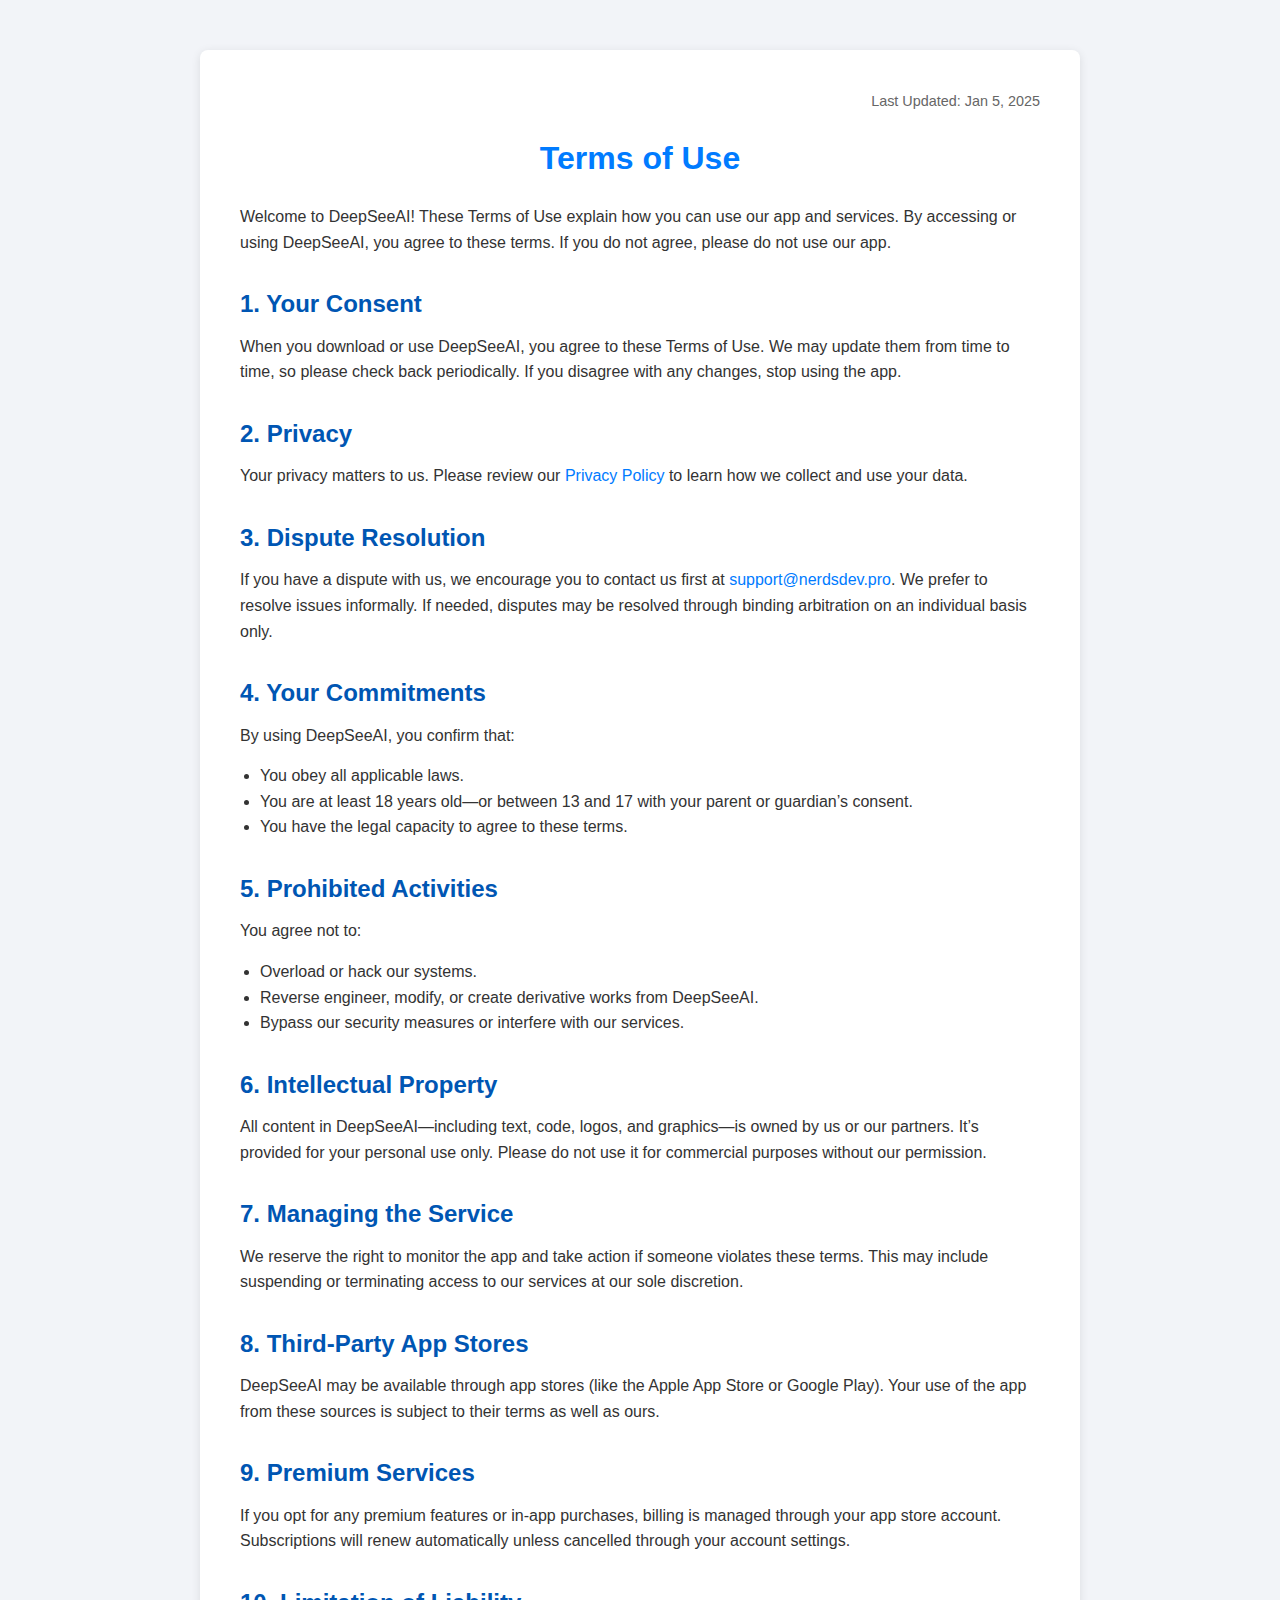
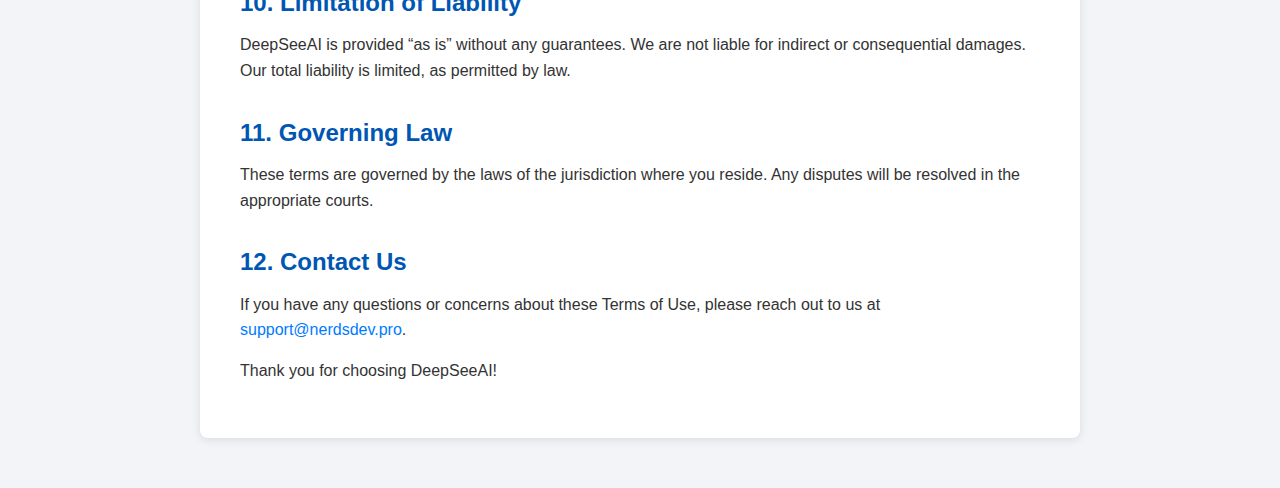
<file: deepseeai_terms.html>
<!DOCTYPE html>
<html lang="en">
<head>
  <meta charset="UTF-8">
  <meta name="viewport" content="width=device-width, initial-scale=1">
  <title>Terms of Use - DeepSeeAI</title>
  <style>
    /* Reset some basic elements */
    body, h1, h2, p, ul, li, a {
      margin: 0;
      padding: 0;
      box-sizing: border-box;
    }
    body {
      font-family: 'Segoe UI', Tahoma, Geneva, Verdana, sans-serif;
      background: #f2f4f8;
      color: #333;
      line-height: 1.6;
      padding: 20px;
    }
    .container {
      max-width: 800px;
      margin: 30px auto;
      background: #fff;
      padding: 40px;
      border-radius: 8px;
      box-shadow: 0 2px 10px rgba(0, 0, 0, 0.1);
    }
    .last-updated {
      text-align: right;
      font-size: 0.9em;
      color: #666;
      margin-bottom: 20px;
    }
    h1 {
      text-align: center;
      color: #007BFF;
      margin-bottom: 20px;
    }
    h2 {
      margin-top: 30px;
      margin-bottom: 10px;
      color: #0056b3;
    }
    p {
      margin-bottom: 15px;
    }
    ul {
      list-style: disc;
      margin-left: 20px;
      margin-bottom: 15px;
    }
    a {
      color: #007BFF;
      text-decoration: none;
    }
    a:hover {
      text-decoration: underline;
    }
    @media (max-width: 600px) {
      .container {
        padding: 20px;
      }
    }
  </style>
</head>
<body>
  <div class="container">
    <div class="last-updated">Last Updated: Jan 5, 2025</div>
    <h1>Terms of Use</h1>
    <p>Welcome to DeepSeeAI! These Terms of Use explain how you can use our app and services. By accessing or using DeepSeeAI, you agree to these terms. If you do not agree, please do not use our app.</p>
    
    <h2>1. Your Consent</h2>
    <p>When you download or use DeepSeeAI, you agree to these Terms of Use. We may update them from time to time, so please check back periodically. If you disagree with any changes, stop using the app.</p>
    
    <h2>2. Privacy</h2>
    <p>Your privacy matters to us. Please review our <a href="https://nerdsdev.pro/deepseeai_privacy.html" target="_blank">Privacy Policy</a> to learn how we collect and use your data.</p>
    
    <h2>3. Dispute Resolution</h2>
    <p>If you have a dispute with us, we encourage you to contact us first at <a href="mailto:support@nerdsdev.pro">support@nerdsdev.pro</a>. We prefer to resolve issues informally. If needed, disputes may be resolved through binding arbitration on an individual basis only.</p>
    
    <h2>4. Your Commitments</h2>
    <p>By using DeepSeeAI, you confirm that:</p>
    <ul>
      <li>You obey all applicable laws.</li>
      <li>You are at least 18 years old—or between 13 and 17 with your parent or guardian’s consent.</li>
      <li>You have the legal capacity to agree to these terms.</li>
    </ul>
    
    <h2>5. Prohibited Activities</h2>
    <p>You agree not to:</p>
    <ul>
      <li>Overload or hack our systems.</li>
      <li>Reverse engineer, modify, or create derivative works from DeepSeeAI.</li>
      <li>Bypass our security measures or interfere with our services.</li>
    </ul>
    
    <h2>6. Intellectual Property</h2>
    <p>All content in DeepSeeAI—including text, code, logos, and graphics—is owned by us or our partners. It’s provided for your personal use only. Please do not use it for commercial purposes without our permission.</p>
    
    <h2>7. Managing the Service</h2>
    <p>We reserve the right to monitor the app and take action if someone violates these terms. This may include suspending or terminating access to our services at our sole discretion.</p>
    
    <h2>8. Third-Party App Stores</h2>
    <p>DeepSeeAI may be available through app stores (like the Apple App Store or Google Play). Your use of the app from these sources is subject to their terms as well as ours.</p>
    
    <h2>9. Premium Services</h2>
    <p>If you opt for any premium features or in-app purchases, billing is managed through your app store account. Subscriptions will renew automatically unless cancelled through your account settings.</p>
    
    <h2>10. Limitation of Liability</h2>
    <p>DeepSeeAI is provided “as is” without any guarantees. We are not liable for indirect or consequential damages. Our total liability is limited, as permitted by law.</p>
    
    <h2>11. Governing Law</h2>
    <p>These terms are governed by the laws of the jurisdiction where you reside. Any disputes will be resolved in the appropriate courts.</p>
    
    <h2>12. Contact Us</h2>
    <p>If you have any questions or concerns about these Terms of Use, please reach out to us at <a href="mailto:support@nerdsdev.pro">support@nerdsdev.pro</a>.</p>
    
    <p>Thank you for choosing DeepSeeAI!</p>
  </div>
</body>
</html>
</file>
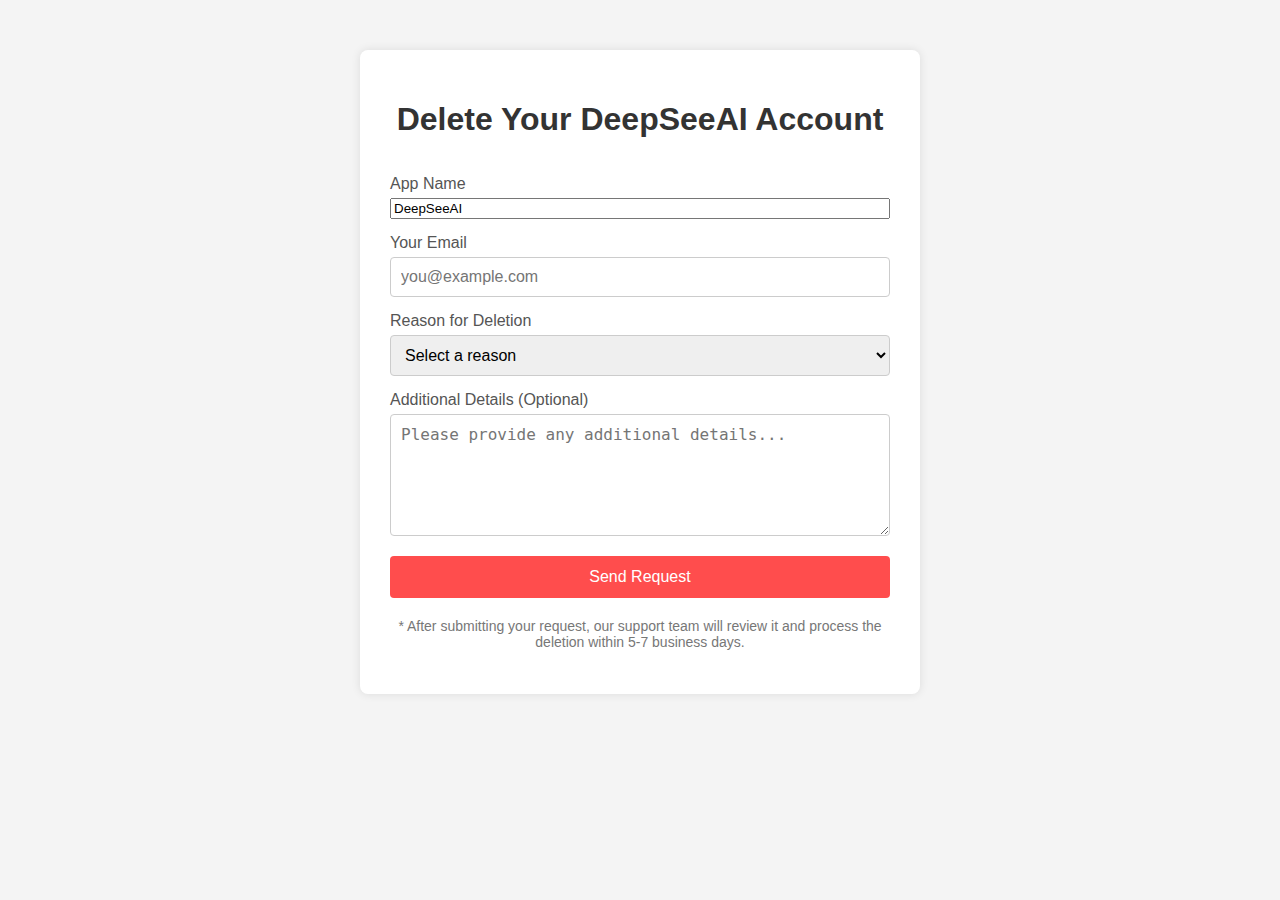
<file: delete_account.html>
<!DOCTYPE html>
<html lang="en">
<head>
    <meta charset="UTF-8">
    <meta name="viewport" content="width=device-width, initial-scale=1.0">
    <title>Delete Account - DeepSeeAI</title>
    <style>
        body {
            font-family: Arial, sans-serif;
            background-color: #f4f4f4;
            margin: 0;
            padding: 0;
        }
        .container {
            width: 90%;
            max-width: 500px;
            margin: 50px auto;
            background: #fff;
            padding: 30px;
            box-shadow: 0 0 10px rgba(0,0,0,0.1);
            border-radius: 8px;
        }
        h1 {
            text-align: center;
            color: #333;
        }
        form {
            display: flex;
            flex-direction: column;
        }
        label {
            margin-top: 15px;
            margin-bottom: 5px;
            color: #555;
        }
        input[type="email"],
        select,
        textarea {
            padding: 10px;
            border: 1px solid #ccc;
            border-radius: 4px;
            resize: vertical;
            font-size: 16px;
        }
        textarea {
            height: 100px;
        }
        button {
            margin-top: 20px;
            padding: 12px;
            background-color: #ff4d4d;
            color: #fff;
            border: none;
            border-radius: 4px;
            font-size: 16px;
            cursor: pointer;
        }
        button:hover {
            background-color: #e60000;
        }
        .note {
            margin-top: 20px;
            font-size: 14px;
            color: #777;
            text-align: center;
        }
        .success-message {
            display: none;
            text-align: center;
            color: green;
            margin-top: 20px;
        }
        .error-message {
            display: none;
            text-align: center;
            color: red;
            margin-top: 20px;
        }
    </style>
</head>
<body>
    <div class="container">
        <h1>Delete Your DeepSeeAI Account</h1>
        <form id="deleteAccountForm" action="#" method="POST">
            <label for="appName">App Name</label>
            <input type="text" id="appName" name="appName" value="DeepSeeAI" readonly>

            <label for="userEmail">Your Email</label>
            <input type="email" id="userEmail" name="userEmail" placeholder="you@example.com" required>

            <label for="reason">Reason for Deletion</label>
            <select id="reason" name="reason" required>
                <option value="" disabled selected>Select a reason</option>
                <option value="privacy">Privacy Concerns</option>
                <option value="no_use">Not Using the App</option>
                <option value="other">Other</option>
            </select>

            <label for="additionalReason">Additional Details (Optional)</label>
            <textarea id="additionalReason" name="additionalReason" placeholder="Please provide any additional details..."></textarea>

            <button type="submit">Send Request</button>
        </form>

        <div class="success-message" id="successMessage">
            Your account deletion request has been sent successfully. We’re sorry to see you go!
        </div>

        <div class="error-message" id="errorMessage">
            There was an error processing your request. Please try again later.
        </div>

        <p class="note">* After submitting your request, our support team will review it and process the deletion within 5-7 business days.</p>
    </div>

    <script>
        // This script handles the form submission for demonstration purposes.
        // Replace the form handling with your backend integration as needed.

        document.getElementById('deleteAccountForm').addEventListener('submit', function(event) {
            event.preventDefault(); // Prevent the default form submission

            // Simulate form processing
            const success = true; // Change this based on actual processing result

            if (success) {
                document.getElementById('successMessage').style.display = 'block';
                document.getElementById('errorMessage').style.display = 'none';
                document.getElementById('deleteAccountForm').reset();
            } else {
                document.getElementById('successMessage').style.display = 'none';
                document.getElementById('errorMessage').style.display = 'block';
            }
        });
    </script>
</body>
</html>
</file>
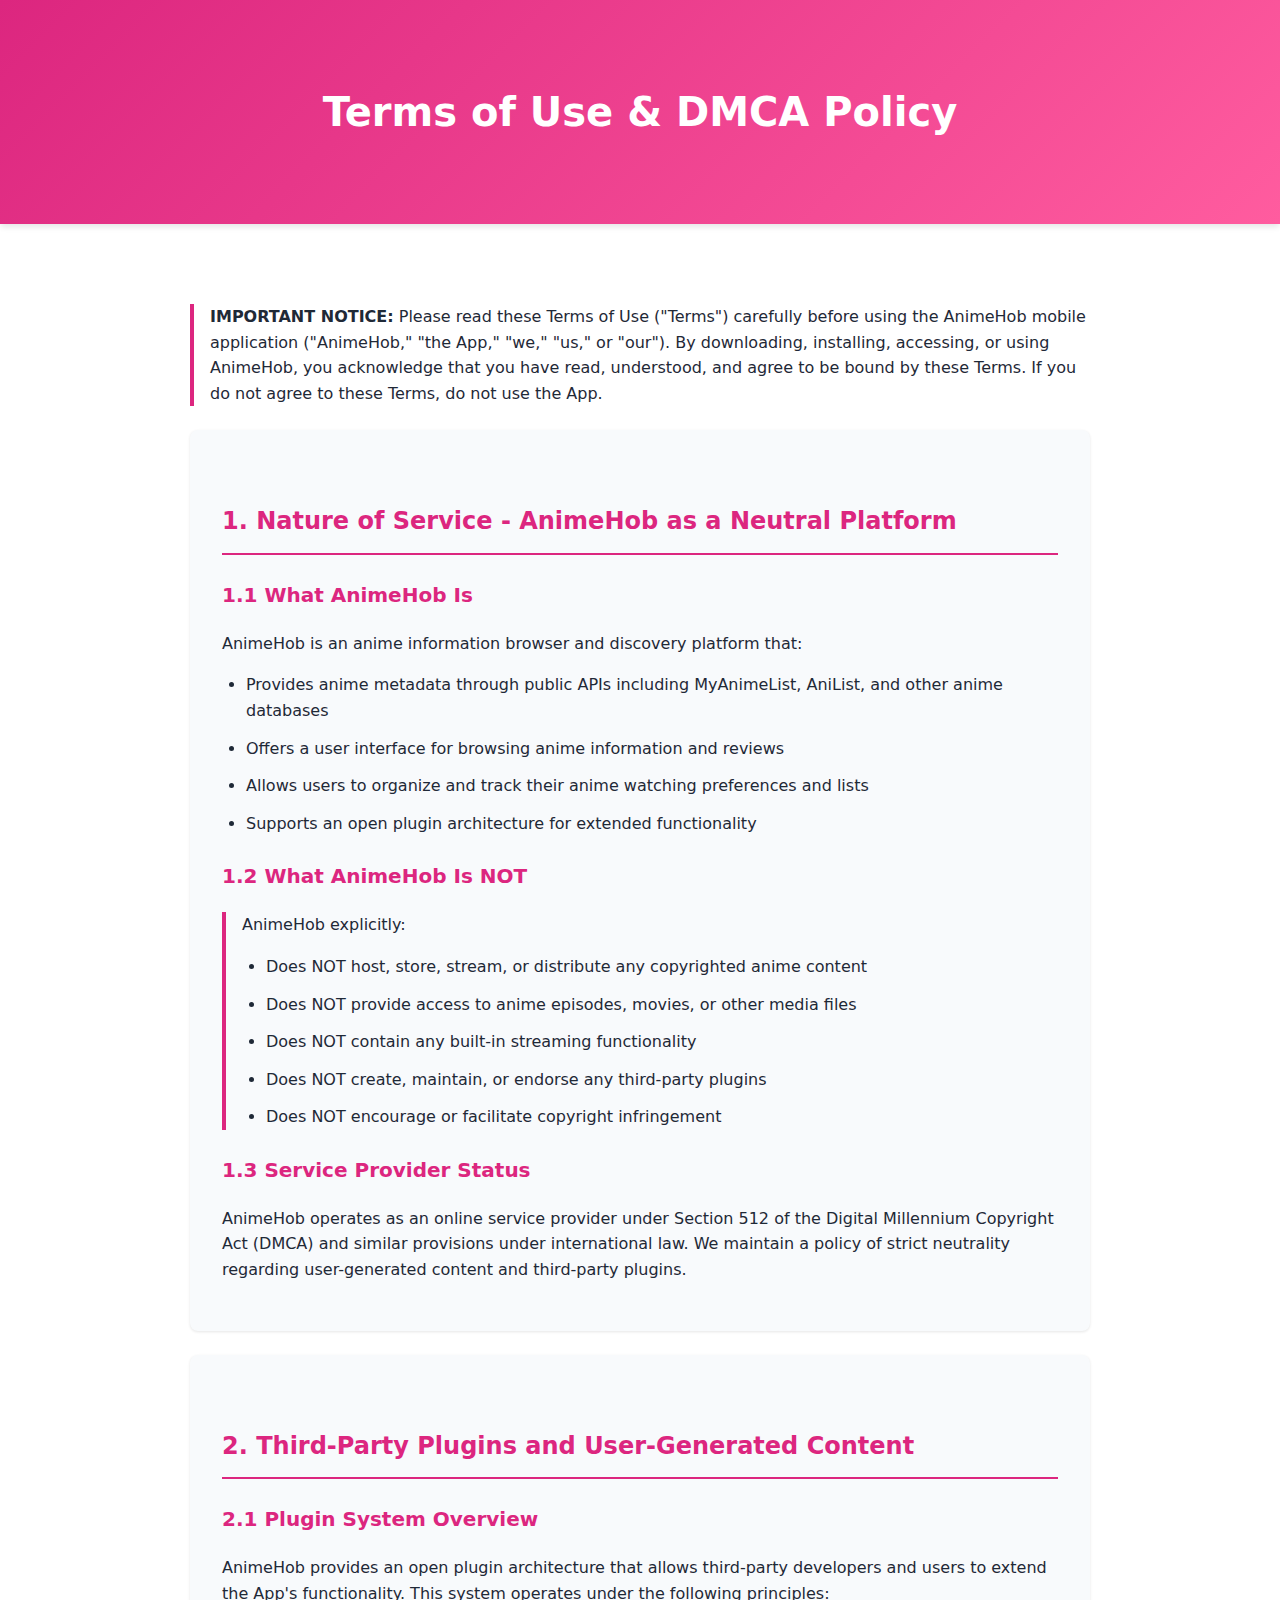
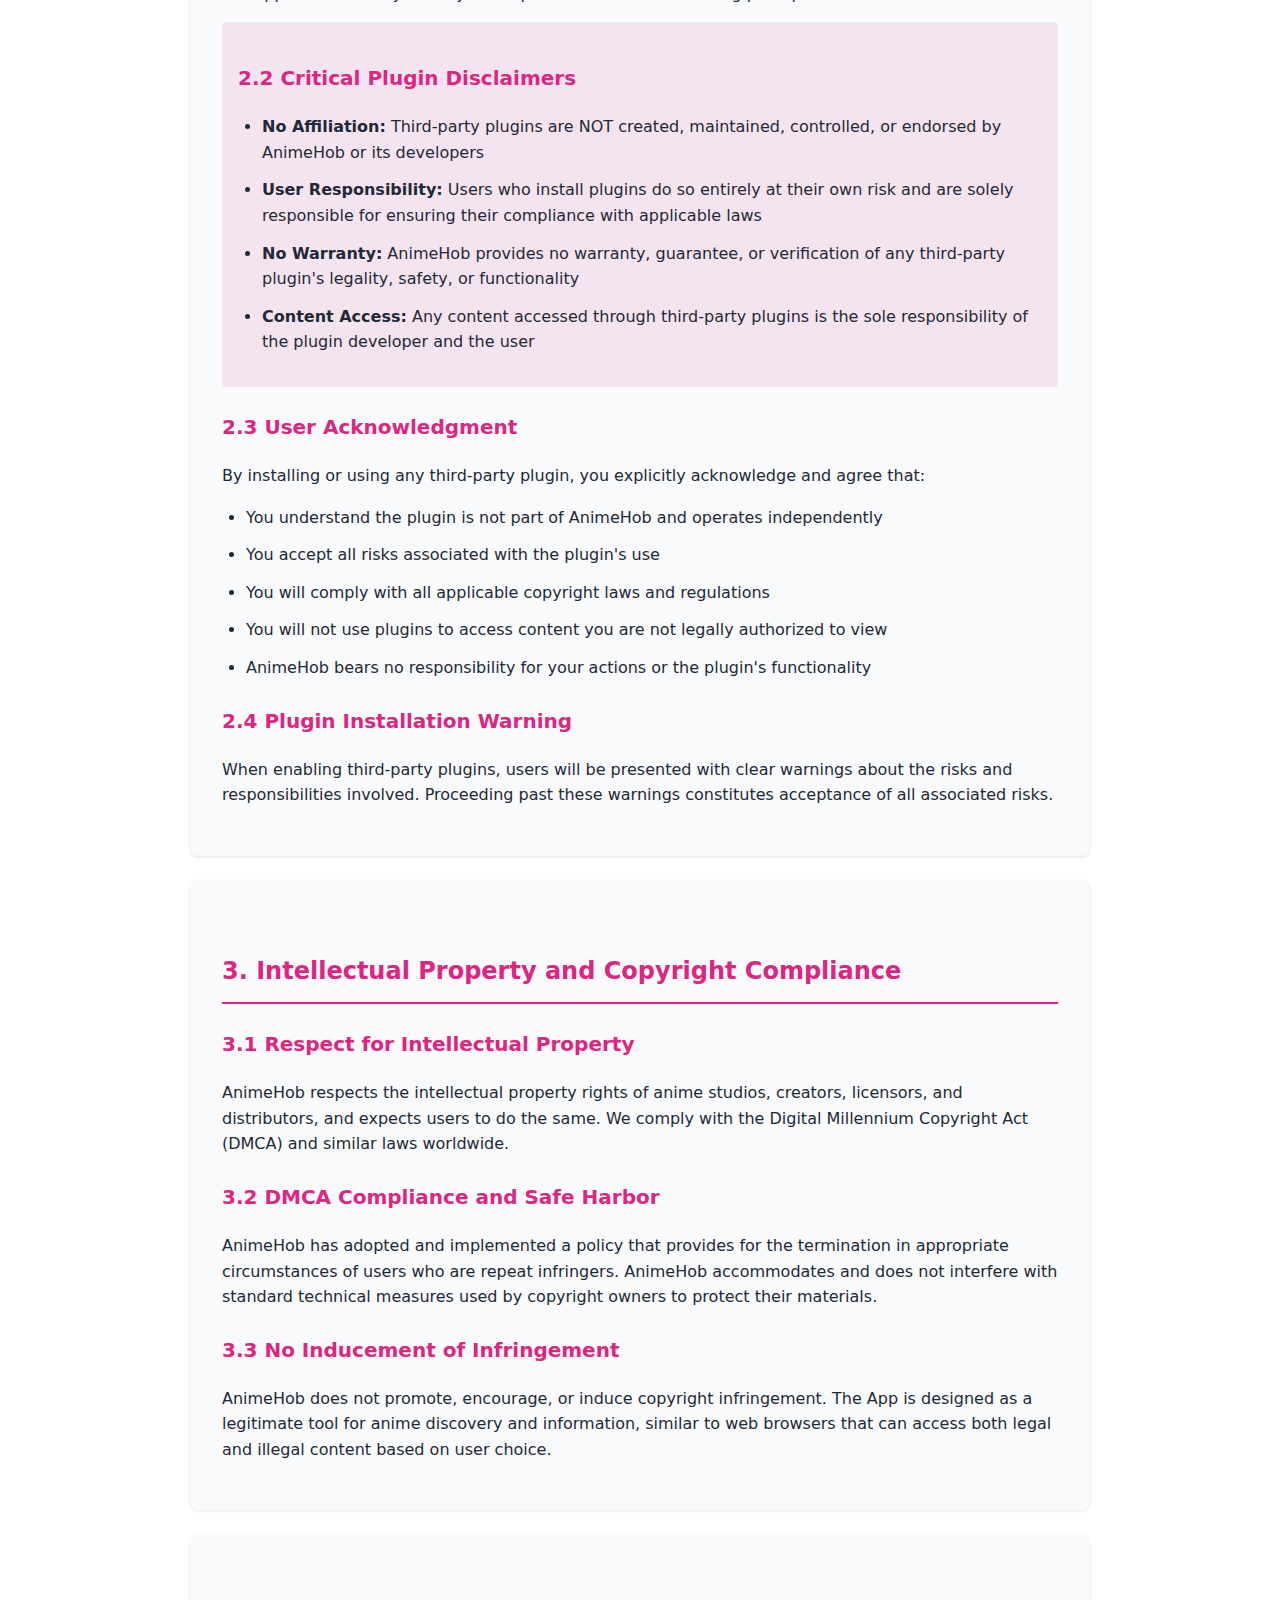
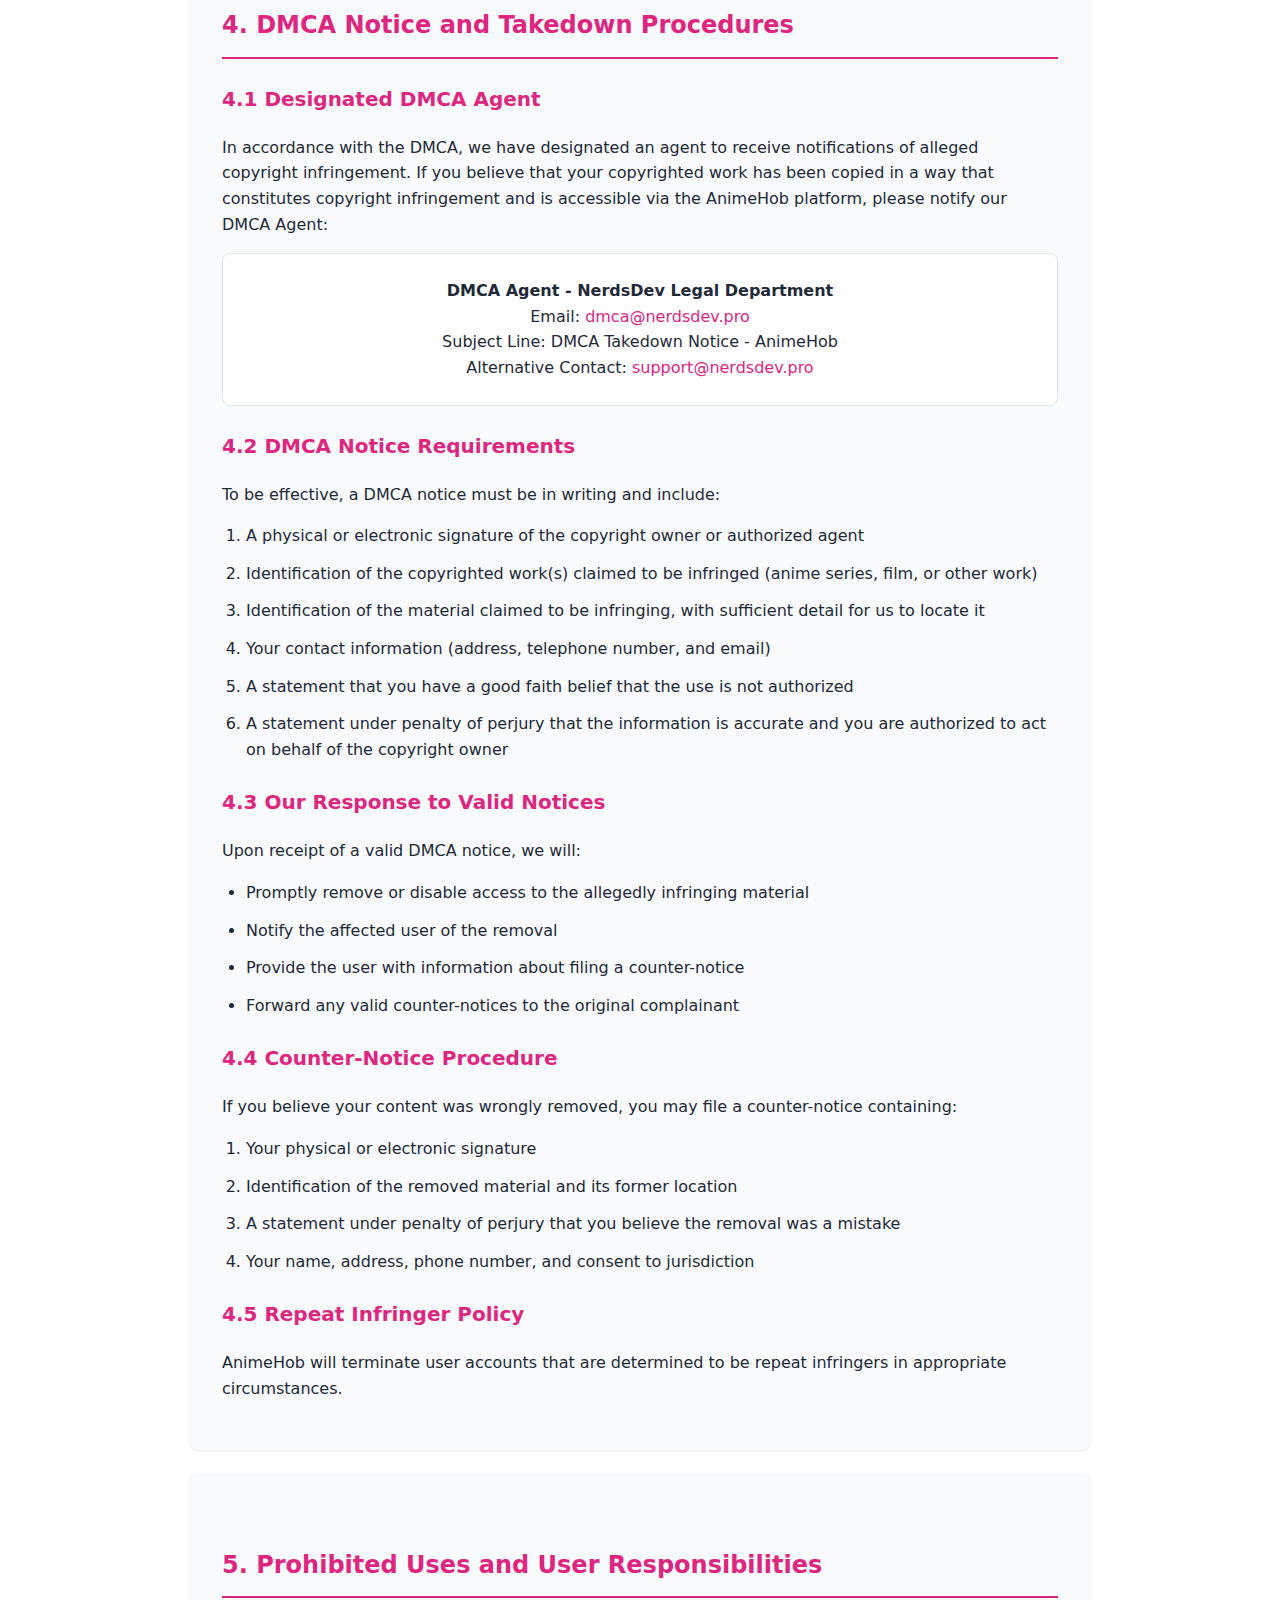
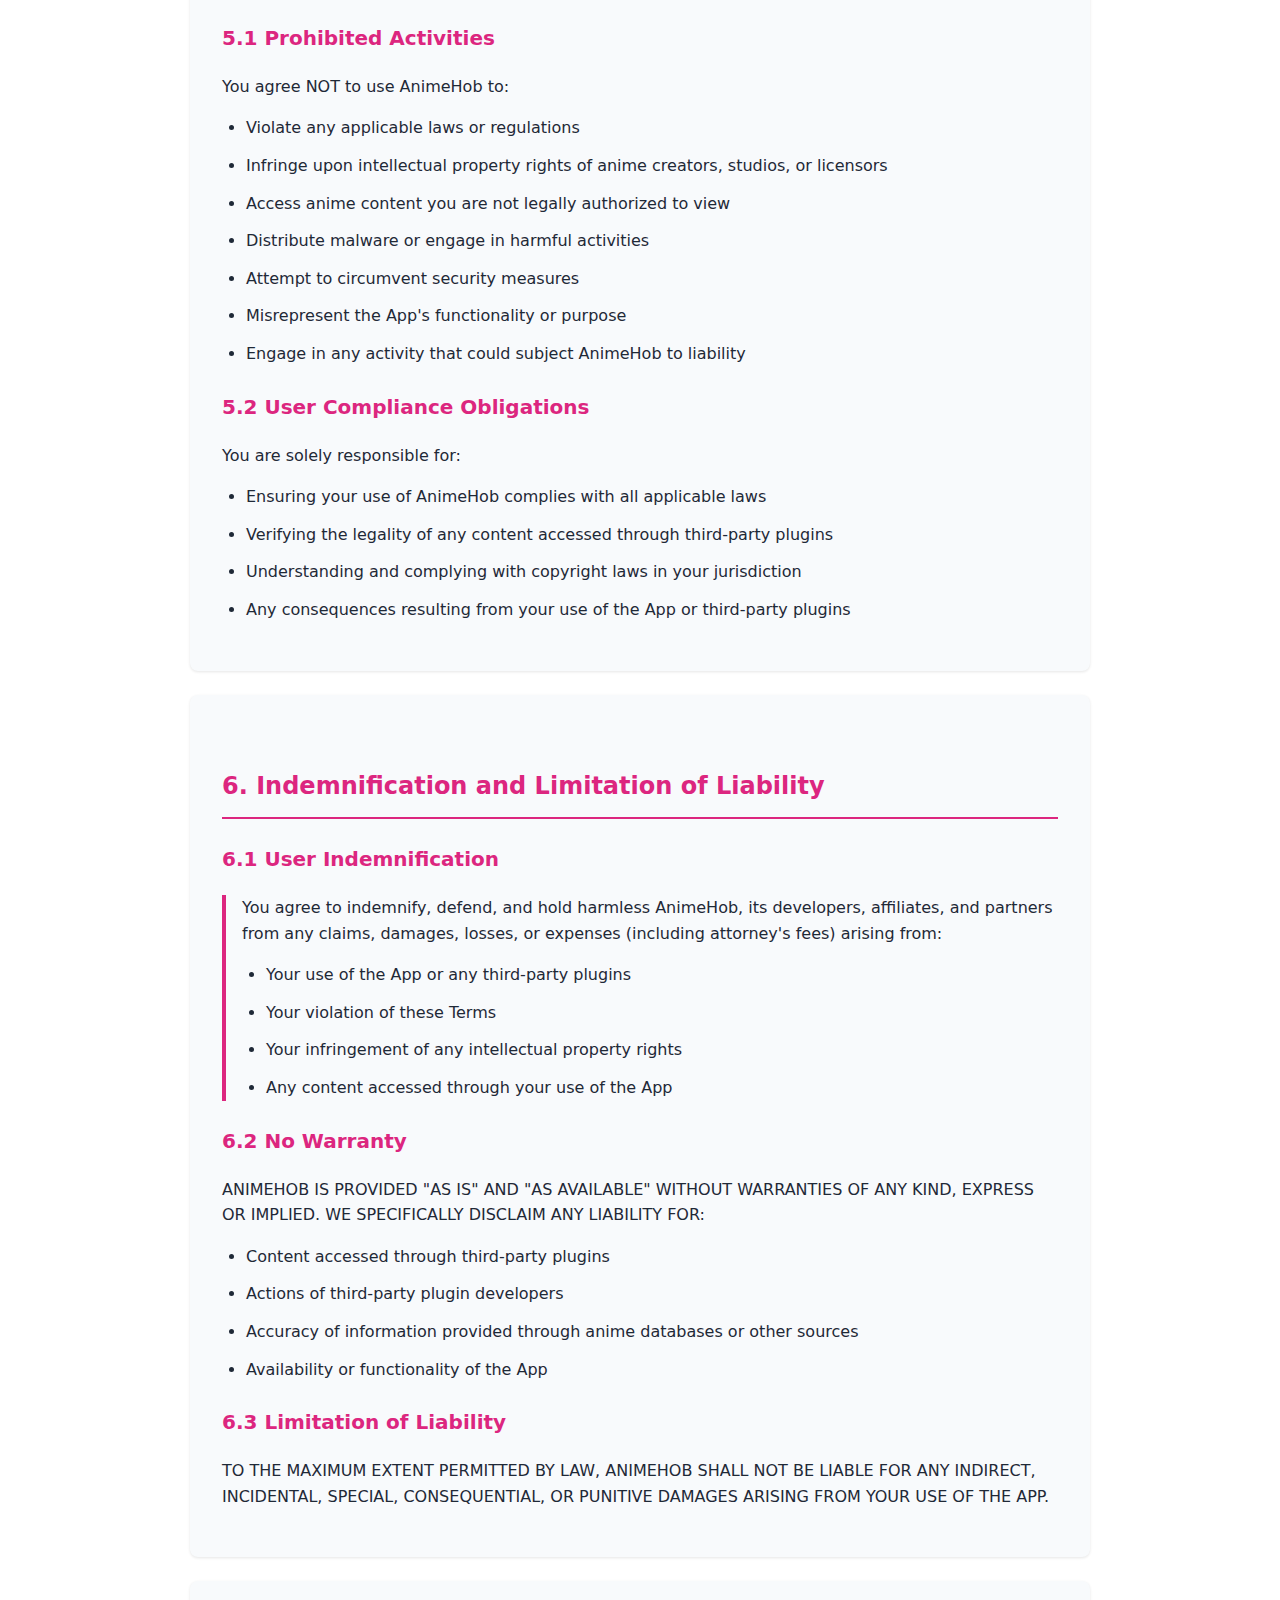
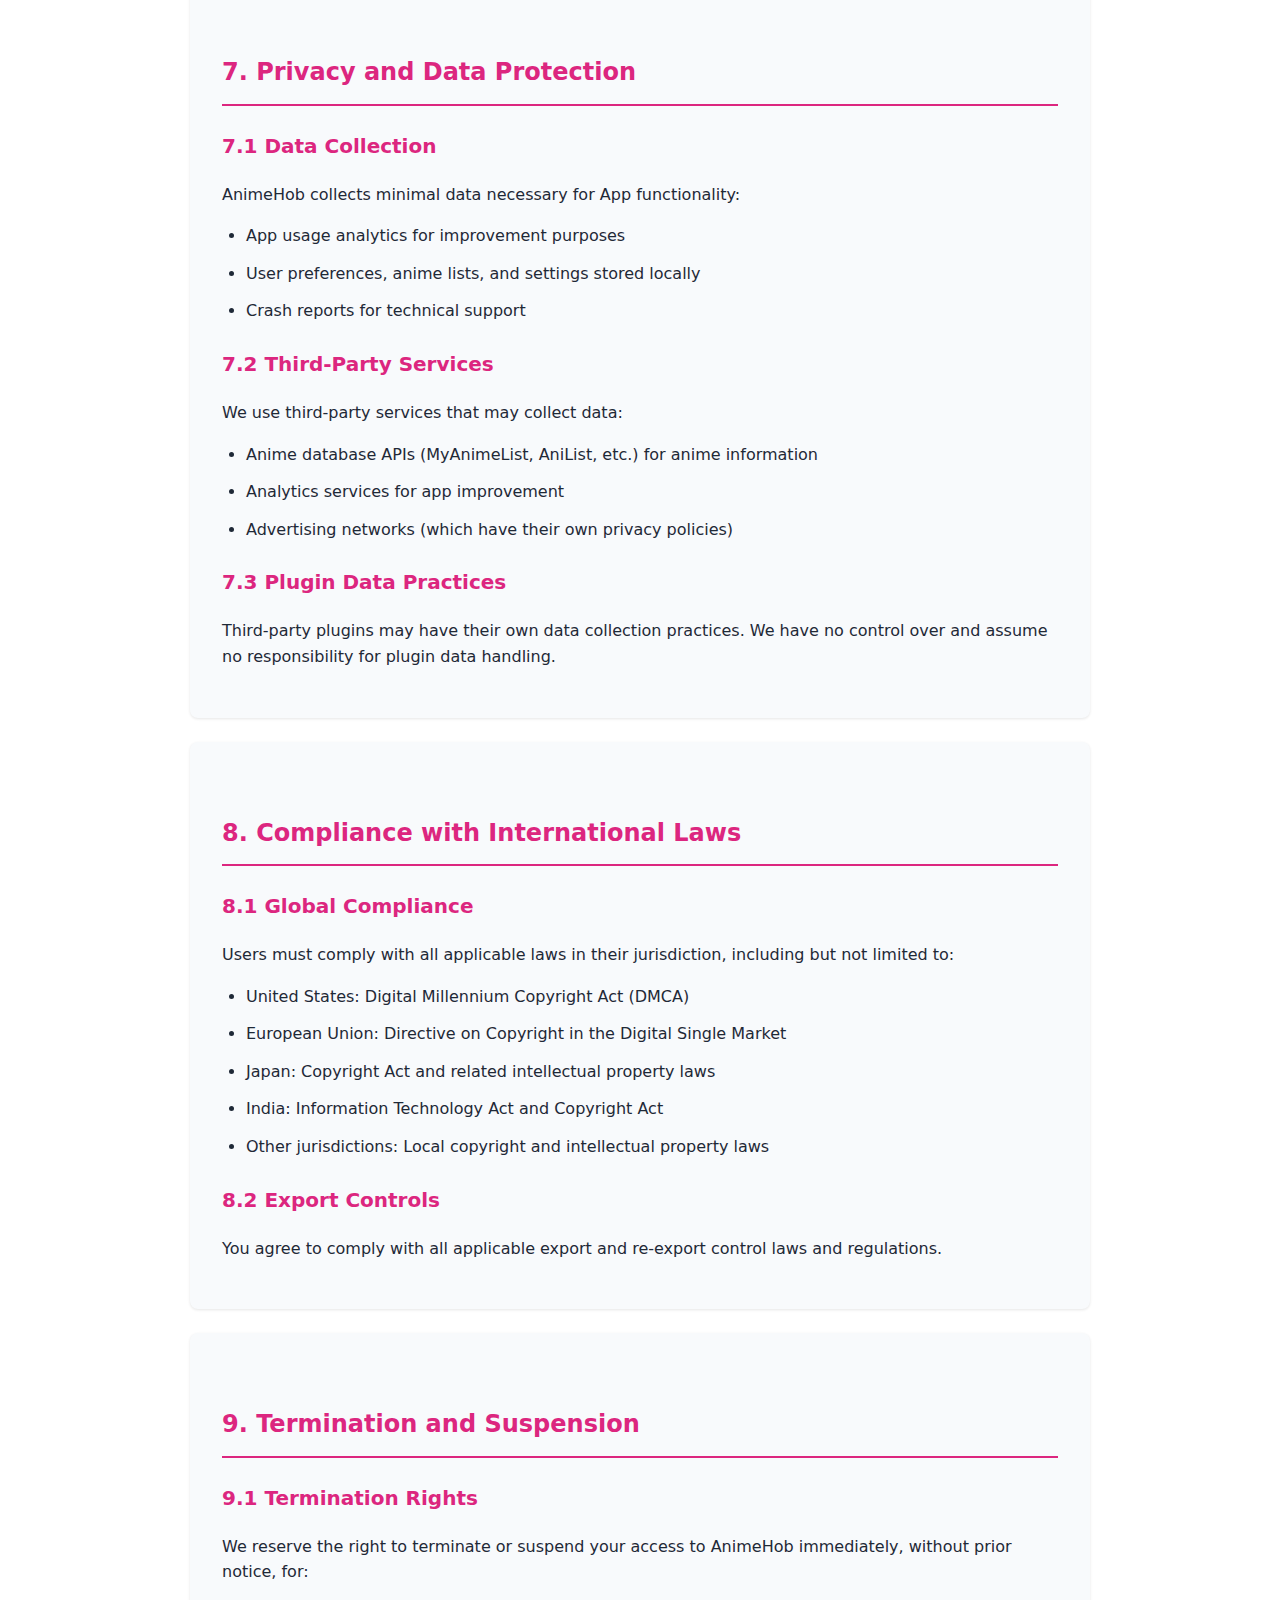
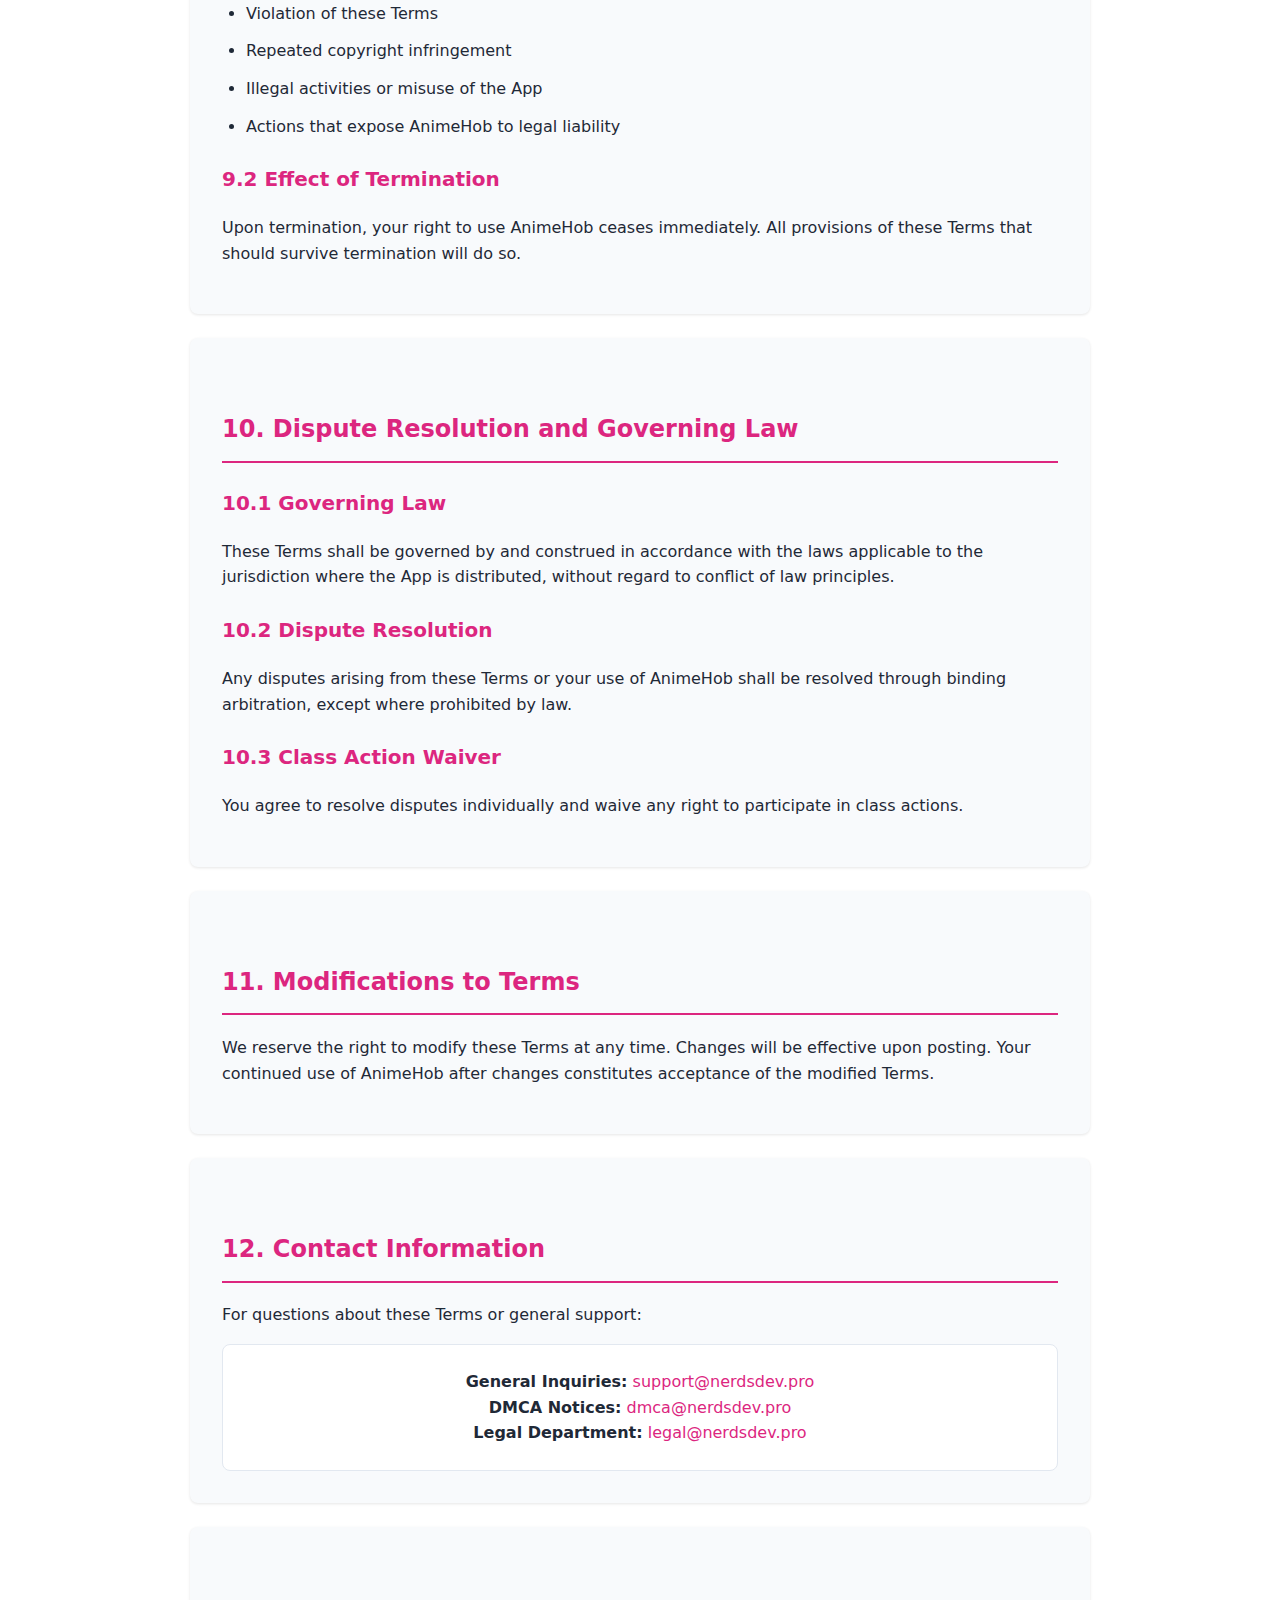
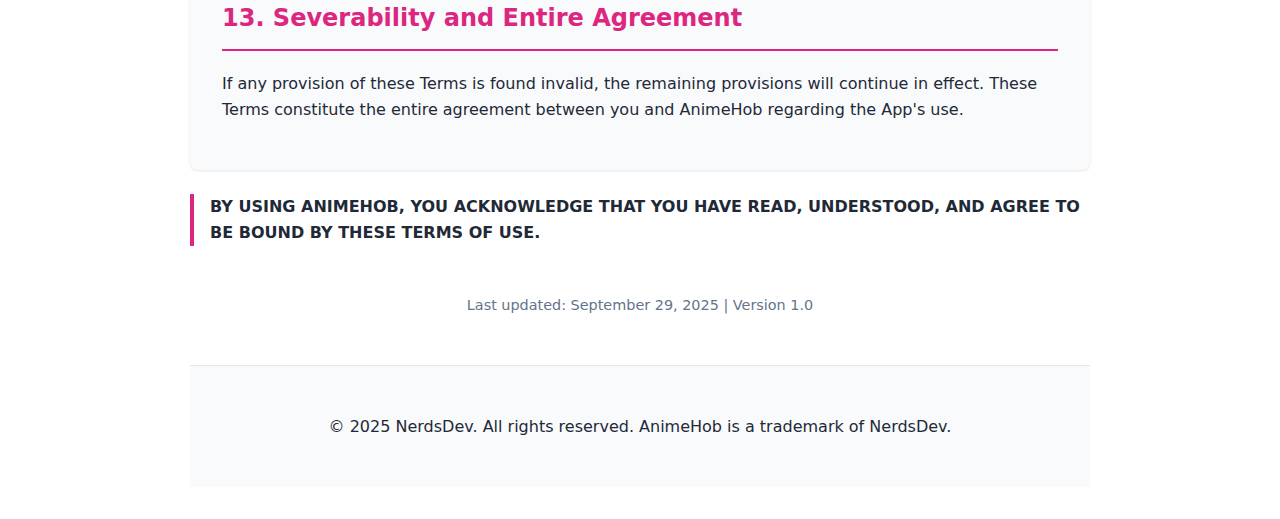
<file: terms_animehob.html>
<!DOCTYPE html>
<html lang="en">
<head>
    <meta charset="UTF-8">
    <meta name="viewport" content="width=device-width, initial-scale=1.0">
    <title>AnimeHob - Terms & Conditions</title>
    <style>
        :root {
            --primary-color: rgb(220, 38, 127);
            --text-color: #1f2937;
            --background-color: #ffffff;
            --section-bg: #f8fafc;
            --border-color: #e2e8f0;
        }
        
        body {
            font-family: system-ui, -apple-system, sans-serif;
            line-height: 1.6;
            color: var(--text-color);
            margin: 0;
            padding: 0;
            background-color: var(--background-color);
        }
        
        .container {
            max-width: 900px;
            margin: 0 auto;
            padding: 2rem;
        }
        
        header {
            background: linear-gradient(135deg, rgb(220, 38, 127), rgb(255, 92, 159));
            color: white;
            padding: 3rem 0;
            margin-bottom: 2rem;
            box-shadow: 0 4px 6px -1px rgba(0, 0, 0, 0.1);
        }
        
        h1 {
            font-size: 2.5rem;
            margin: 0;
            text-align: center;
            font-weight: 700;
        }
        
        h2 {
            color: var(--primary-color);
            margin-top: 2.5rem;
            padding-bottom: 0.75rem;
            border-bottom: 2px solid var(--primary-color);
            font-size: 1.5rem;
        }
        
        h3 {
            color: var(--primary-color);
            margin-top: 1.5rem;
            font-size: 1.25rem;
        }
        
        section {
            background-color: var(--section-bg);
            padding: 2rem;
            margin: 1.5rem 0;
            border-radius: 8px;
            box-shadow: 0 1px 3px rgba(0, 0, 0, 0.1);
        }
        
        ul, ol {
            padding-left: 1.5rem;
            margin: 1rem 0;
        }
        
        li {
            margin-bottom: 0.75rem;
        }
        
        .highlight {
            background-color: rgba(220, 38, 127, 0.1);
            padding: 1rem;
            border-radius: 4px;
            margin: 1rem 0;
        }
        
        .important {
            border-left: 4px solid var(--primary-color);
            padding-left: 1rem;
            margin: 1rem 0;
        }
        
        .last-updated {
            text-align: center;
            color: #64748b;
            margin-top: 3rem;
            font-size: 0.9rem;
        }
        
        footer {
            text-align: center;
            margin-top: 3rem;
            padding: 2rem 0;
            border-top: 1px solid var(--border-color);
            background-color: var(--section-bg);
        }
        
        a {
            color: var(--primary-color);
            text-decoration: none;
        }
        
        a:hover {
            text-decoration: underline;
        }
        
        .contact-box {
            background-color: white;
            border: 1px solid var(--border-color);
            padding: 1.5rem;
            border-radius: 8px;
            margin-top: 1rem;
            text-align: center;
        }
    </style>
</head>
<body>
    <header>
        <div class="container">
            <h1>Terms of Use & DMCA Policy</h1>
        </div>
    </header>
    
    <div class="container">
        <div class="important">
            <p><strong>IMPORTANT NOTICE:</strong> Please read these Terms of Use ("Terms") carefully before using the AnimeHob mobile application ("AnimeHob," "the App," "we," "us," or "our"). By downloading, installing, accessing, or using AnimeHob, you acknowledge that you have read, understood, and agree to be bound by these Terms. If you do not agree to these Terms, do not use the App.</p>
        </div>
        
        <section>
            <h2>1. Nature of Service - AnimeHob as a Neutral Platform</h2>
            
            <h3>1.1 What AnimeHob Is</h3>
            <p>AnimeHob is an anime information browser and discovery platform that:</p>
            <ul>
                <li>Provides anime metadata through public APIs including MyAnimeList, AniList, and other anime databases</li>
                <li>Offers a user interface for browsing anime information and reviews</li>
                <li>Allows users to organize and track their anime watching preferences and lists</li>
                <li>Supports an open plugin architecture for extended functionality</li>
            </ul>
            
            <h3>1.2 What AnimeHob Is NOT</h3>
            <div class="important">
                <p>AnimeHob explicitly:</p>
                <ul>
                    <li>Does NOT host, store, stream, or distribute any copyrighted anime content</li>
                    <li>Does NOT provide access to anime episodes, movies, or other media files</li>
                    <li>Does NOT contain any built-in streaming functionality</li>
                    <li>Does NOT create, maintain, or endorse any third-party plugins</li>
                    <li>Does NOT encourage or facilitate copyright infringement</li>
                </ul>
            </div>
            
            <h3>1.3 Service Provider Status</h3>
            <p>AnimeHob operates as an online service provider under Section 512 of the Digital Millennium Copyright Act (DMCA) and similar provisions under international law. We maintain a policy of strict neutrality regarding user-generated content and third-party plugins.</p>
        </section>
        
        <section>
            <h2>2. Third-Party Plugins and User-Generated Content</h2>
            
            <h3>2.1 Plugin System Overview</h3>
            <p>AnimeHob provides an open plugin architecture that allows third-party developers and users to extend the App's functionality. This system operates under the following principles:</p>
            
            <div class="highlight">
                <h3>2.2 Critical Plugin Disclaimers</h3>
                <ul>
                    <li><strong>No Affiliation:</strong> Third-party plugins are NOT created, maintained, controlled, or endorsed by AnimeHob or its developers</li>
                    <li><strong>User Responsibility:</strong> Users who install plugins do so entirely at their own risk and are solely responsible for ensuring their compliance with applicable laws</li>
                    <li><strong>No Warranty:</strong> AnimeHob provides no warranty, guarantee, or verification of any third-party plugin's legality, safety, or functionality</li>
                    <li><strong>Content Access:</strong> Any content accessed through third-party plugins is the sole responsibility of the plugin developer and the user</li>
                </ul>
            </div>
            
            <h3>2.3 User Acknowledgment</h3>
            <p>By installing or using any third-party plugin, you explicitly acknowledge and agree that:</p>
            <ul>
                <li>You understand the plugin is not part of AnimeHob and operates independently</li>
                <li>You accept all risks associated with the plugin's use</li>
                <li>You will comply with all applicable copyright laws and regulations</li>
                <li>You will not use plugins to access content you are not legally authorized to view</li>
                <li>AnimeHob bears no responsibility for your actions or the plugin's functionality</li>
            </ul>
            
            <h3>2.4 Plugin Installation Warning</h3>
            <p>When enabling third-party plugins, users will be presented with clear warnings about the risks and responsibilities involved. Proceeding past these warnings constitutes acceptance of all associated risks.</p>
        </section>
        
        <section>
            <h2>3. Intellectual Property and Copyright Compliance</h2>
            
            <h3>3.1 Respect for Intellectual Property</h3>
            <p>AnimeHob respects the intellectual property rights of anime studios, creators, licensors, and distributors, and expects users to do the same. We comply with the Digital Millennium Copyright Act (DMCA) and similar laws worldwide.</p>
            
            <h3>3.2 DMCA Compliance and Safe Harbor</h3>
            <p>AnimeHob has adopted and implemented a policy that provides for the termination in appropriate circumstances of users who are repeat infringers. AnimeHob accommodates and does not interfere with standard technical measures used by copyright owners to protect their materials.</p>
            
            <h3>3.3 No Inducement of Infringement</h3>
            <p>AnimeHob does not promote, encourage, or induce copyright infringement. The App is designed as a legitimate tool for anime discovery and information, similar to web browsers that can access both legal and illegal content based on user choice.</p>
        </section>
        
        <section>
            <h2>4. DMCA Notice and Takedown Procedures</h2>
            
            <h3>4.1 Designated DMCA Agent</h3>
            <p>In accordance with the DMCA, we have designated an agent to receive notifications of alleged copyright infringement. If you believe that your copyrighted work has been copied in a way that constitutes copyright infringement and is accessible via the AnimeHob platform, please notify our DMCA Agent:</p>
            
            <div class="contact-box">
                <strong>DMCA Agent - NerdsDev Legal Department</strong><br>
                Email: <a href="mailto:dmca@nerdsdev.pro">dmca@nerdsdev.pro</a><br>
                Subject Line: DMCA Takedown Notice - AnimeHob<br>
                Alternative Contact: <a href="mailto:support@nerdsdev.pro">support@nerdsdev.pro</a>
            </div>
            
            <h3>4.2 DMCA Notice Requirements</h3>
            <p>To be effective, a DMCA notice must be in writing and include:</p>
            <ol>
                <li>A physical or electronic signature of the copyright owner or authorized agent</li>
                <li>Identification of the copyrighted work(s) claimed to be infringed (anime series, film, or other work)</li>
                <li>Identification of the material claimed to be infringing, with sufficient detail for us to locate it</li>
                <li>Your contact information (address, telephone number, and email)</li>
                <li>A statement that you have a good faith belief that the use is not authorized</li>
                <li>A statement under penalty of perjury that the information is accurate and you are authorized to act on behalf of the copyright owner</li>
            </ol>
            
            <h3>4.3 Our Response to Valid Notices</h3>
            <p>Upon receipt of a valid DMCA notice, we will:</p>
            <ul>
                <li>Promptly remove or disable access to the allegedly infringing material</li>
                <li>Notify the affected user of the removal</li>
                <li>Provide the user with information about filing a counter-notice</li>
                <li>Forward any valid counter-notices to the original complainant</li>
            </ul>
            
            <h3>4.4 Counter-Notice Procedure</h3>
            <p>If you believe your content was wrongly removed, you may file a counter-notice containing:</p>
            <ol>
                <li>Your physical or electronic signature</li>
                <li>Identification of the removed material and its former location</li>
                <li>A statement under penalty of perjury that you believe the removal was a mistake</li>
                <li>Your name, address, phone number, and consent to jurisdiction</li>
            </ol>
            
            <h3>4.5 Repeat Infringer Policy</h3>
            <p>AnimeHob will terminate user accounts that are determined to be repeat infringers in appropriate circumstances.</p>
        </section>
        
        <section>
            <h2>5. Prohibited Uses and User Responsibilities</h2>
            
            <h3>5.1 Prohibited Activities</h3>
            <p>You agree NOT to use AnimeHob to:</p>
            <ul>
                <li>Violate any applicable laws or regulations</li>
                <li>Infringe upon intellectual property rights of anime creators, studios, or licensors</li>
                <li>Access anime content you are not legally authorized to view</li>
                <li>Distribute malware or engage in harmful activities</li>
                <li>Attempt to circumvent security measures</li>
                <li>Misrepresent the App's functionality or purpose</li>
                <li>Engage in any activity that could subject AnimeHob to liability</li>
            </ul>
            
            <h3>5.2 User Compliance Obligations</h3>
            <p>You are solely responsible for:</p>
            <ul>
                <li>Ensuring your use of AnimeHob complies with all applicable laws</li>
                <li>Verifying the legality of any content accessed through third-party plugins</li>
                <li>Understanding and complying with copyright laws in your jurisdiction</li>
                <li>Any consequences resulting from your use of the App or third-party plugins</li>
            </ul>
        </section>
        
        <section>
            <h2>6. Indemnification and Limitation of Liability</h2>
            
            <h3>6.1 User Indemnification</h3>
            <div class="important">
                <p>You agree to indemnify, defend, and hold harmless AnimeHob, its developers, affiliates, and partners from any claims, damages, losses, or expenses (including attorney's fees) arising from:</p>
                <ul>
                    <li>Your use of the App or any third-party plugins</li>
                    <li>Your violation of these Terms</li>
                    <li>Your infringement of any intellectual property rights</li>
                    <li>Any content accessed through your use of the App</li>
                </ul>
            </div>
            
            <h3>6.2 No Warranty</h3>
            <p>ANIMEHOB IS PROVIDED "AS IS" AND "AS AVAILABLE" WITHOUT WARRANTIES OF ANY KIND, EXPRESS OR IMPLIED. WE SPECIFICALLY DISCLAIM ANY LIABILITY FOR:</p>
            <ul>
                <li>Content accessed through third-party plugins</li>
                <li>Actions of third-party plugin developers</li>
                <li>Accuracy of information provided through anime databases or other sources</li>
                <li>Availability or functionality of the App</li>
            </ul>
            
            <h3>6.3 Limitation of Liability</h3>
            <p>TO THE MAXIMUM EXTENT PERMITTED BY LAW, ANIMEHOB SHALL NOT BE LIABLE FOR ANY INDIRECT, INCIDENTAL, SPECIAL, CONSEQUENTIAL, OR PUNITIVE DAMAGES ARISING FROM YOUR USE OF THE APP.</p>
        </section>
        
        <section>
            <h2>7. Privacy and Data Protection</h2>
            
            <h3>7.1 Data Collection</h3>
            <p>AnimeHob collects minimal data necessary for App functionality:</p>
            <ul>
                <li>App usage analytics for improvement purposes</li>
                <li>User preferences, anime lists, and settings stored locally</li>
                <li>Crash reports for technical support</li>
            </ul>
            
            <h3>7.2 Third-Party Services</h3>
            <p>We use third-party services that may collect data:</p>
            <ul>
                <li>Anime database APIs (MyAnimeList, AniList, etc.) for anime information</li>
                <li>Analytics services for app improvement</li>
                <li>Advertising networks (which have their own privacy policies)</li>
            </ul>
            
            <h3>7.3 Plugin Data Practices</h3>
            <p>Third-party plugins may have their own data collection practices. We have no control over and assume no responsibility for plugin data handling.</p>
        </section>
        
        <section>
            <h2>8. Compliance with International Laws</h2>
            
            <h3>8.1 Global Compliance</h3>
            <p>Users must comply with all applicable laws in their jurisdiction, including but not limited to:</p>
            <ul>
                <li>United States: Digital Millennium Copyright Act (DMCA)</li>
                <li>European Union: Directive on Copyright in the Digital Single Market</li>
                <li>Japan: Copyright Act and related intellectual property laws</li>
                <li>India: Information Technology Act and Copyright Act</li>
                <li>Other jurisdictions: Local copyright and intellectual property laws</li>
            </ul>
            
            <h3>8.2 Export Controls</h3>
            <p>You agree to comply with all applicable export and re-export control laws and regulations.</p>
        </section>
        
        <section>
            <h2>9. Termination and Suspension</h2>
            
            <h3>9.1 Termination Rights</h3>
            <p>We reserve the right to terminate or suspend your access to AnimeHob immediately, without prior notice, for:</p>
            <ul>
                <li>Violation of these Terms</li>
                <li>Repeated copyright infringement</li>
                <li>Illegal activities or misuse of the App</li>
                <li>Actions that expose AnimeHob to legal liability</li>
            </ul>
            
            <h3>9.2 Effect of Termination</h3>
            <p>Upon termination, your right to use AnimeHob ceases immediately. All provisions of these Terms that should survive termination will do so.</p>
        </section>
        
        <section>
            <h2>10. Dispute Resolution and Governing Law</h2>
            
            <h3>10.1 Governing Law</h3>
            <p>These Terms shall be governed by and construed in accordance with the laws applicable to the jurisdiction where the App is distributed, without regard to conflict of law principles.</p>
            
            <h3>10.2 Dispute Resolution</h3>
            <p>Any disputes arising from these Terms or your use of AnimeHob shall be resolved through binding arbitration, except where prohibited by law.</p>
            
            <h3>10.3 Class Action Waiver</h3>
            <p>You agree to resolve disputes individually and waive any right to participate in class actions.</p>
        </section>
        
        <section>
            <h2>11. Modifications to Terms</h2>
            <p>We reserve the right to modify these Terms at any time. Changes will be effective upon posting. Your continued use of AnimeHob after changes constitutes acceptance of the modified Terms.</p>
        </section>
        
        <section>
            <h2>12. Contact Information</h2>
            <p>For questions about these Terms or general support:</p>
            <div class="contact-box">
                <strong>General Inquiries:</strong> <a href="mailto:support@nerdsdev.pro">support@nerdsdev.pro</a><br>
                <strong>DMCA Notices:</strong> <a href="mailto:dmca@nerdsdev.pro">dmca@nerdsdev.pro</a><br>
                <strong>Legal Department:</strong> <a href="mailto:legal@nerdsdev.pro">legal@nerdsdev.pro</a>
            </div>
        </section>
        
        <section>
            <h2>13. Severability and Entire Agreement</h2>
            <p>If any provision of these Terms is found invalid, the remaining provisions will continue in effect. These Terms constitute the entire agreement between you and AnimeHob regarding the App's use.</p>
        </section>
        
        <div class="important">
            <p><strong>BY USING ANIMEHOB, YOU ACKNOWLEDGE THAT YOU HAVE READ, UNDERSTOOD, AND AGREE TO BE BOUND BY THESE TERMS OF USE.</strong></p>
        </div>
        
        <p class="last-updated">Last updated: September 29, 2025 | Version 1.0</p>
        
        <footer>
            <p>© 2025 NerdsDev. All rights reserved. AnimeHob is a trademark of NerdsDev.</p>
        </footer>
    </div>
</body>
</html>
</file>
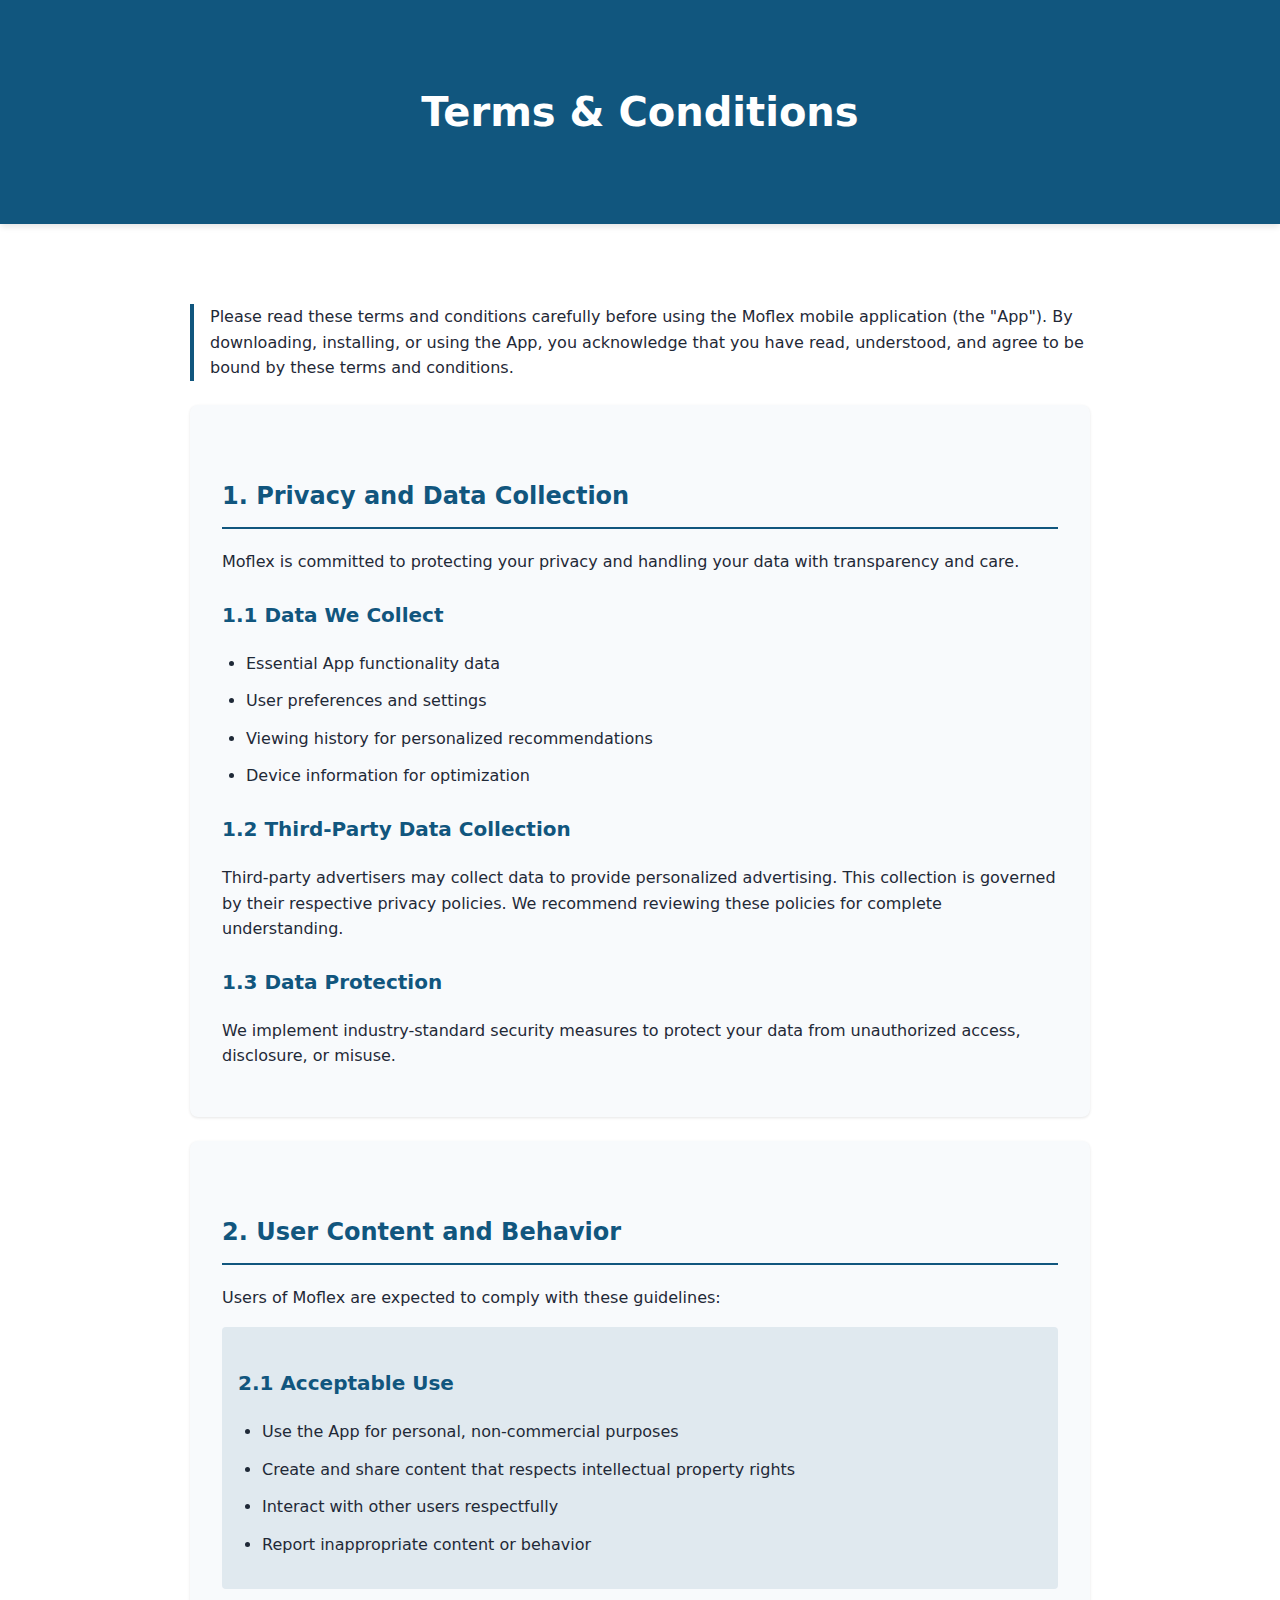
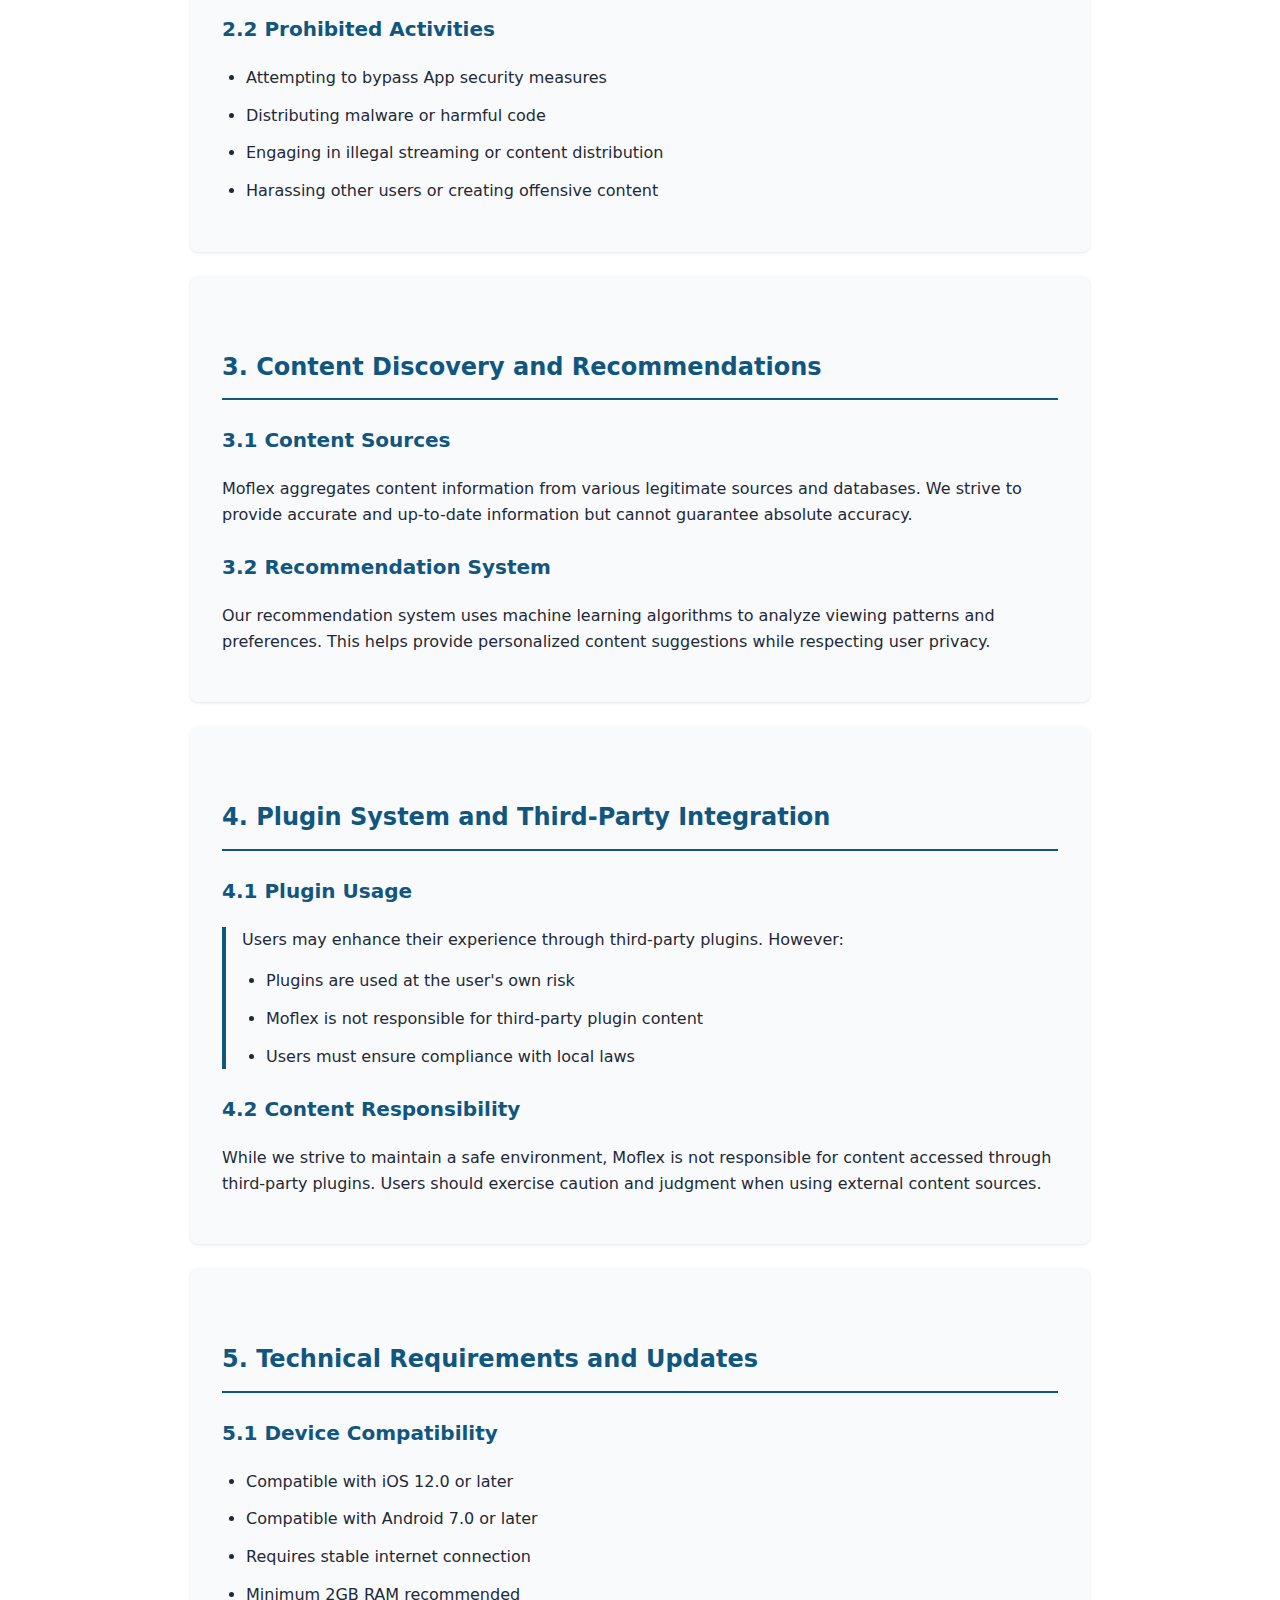
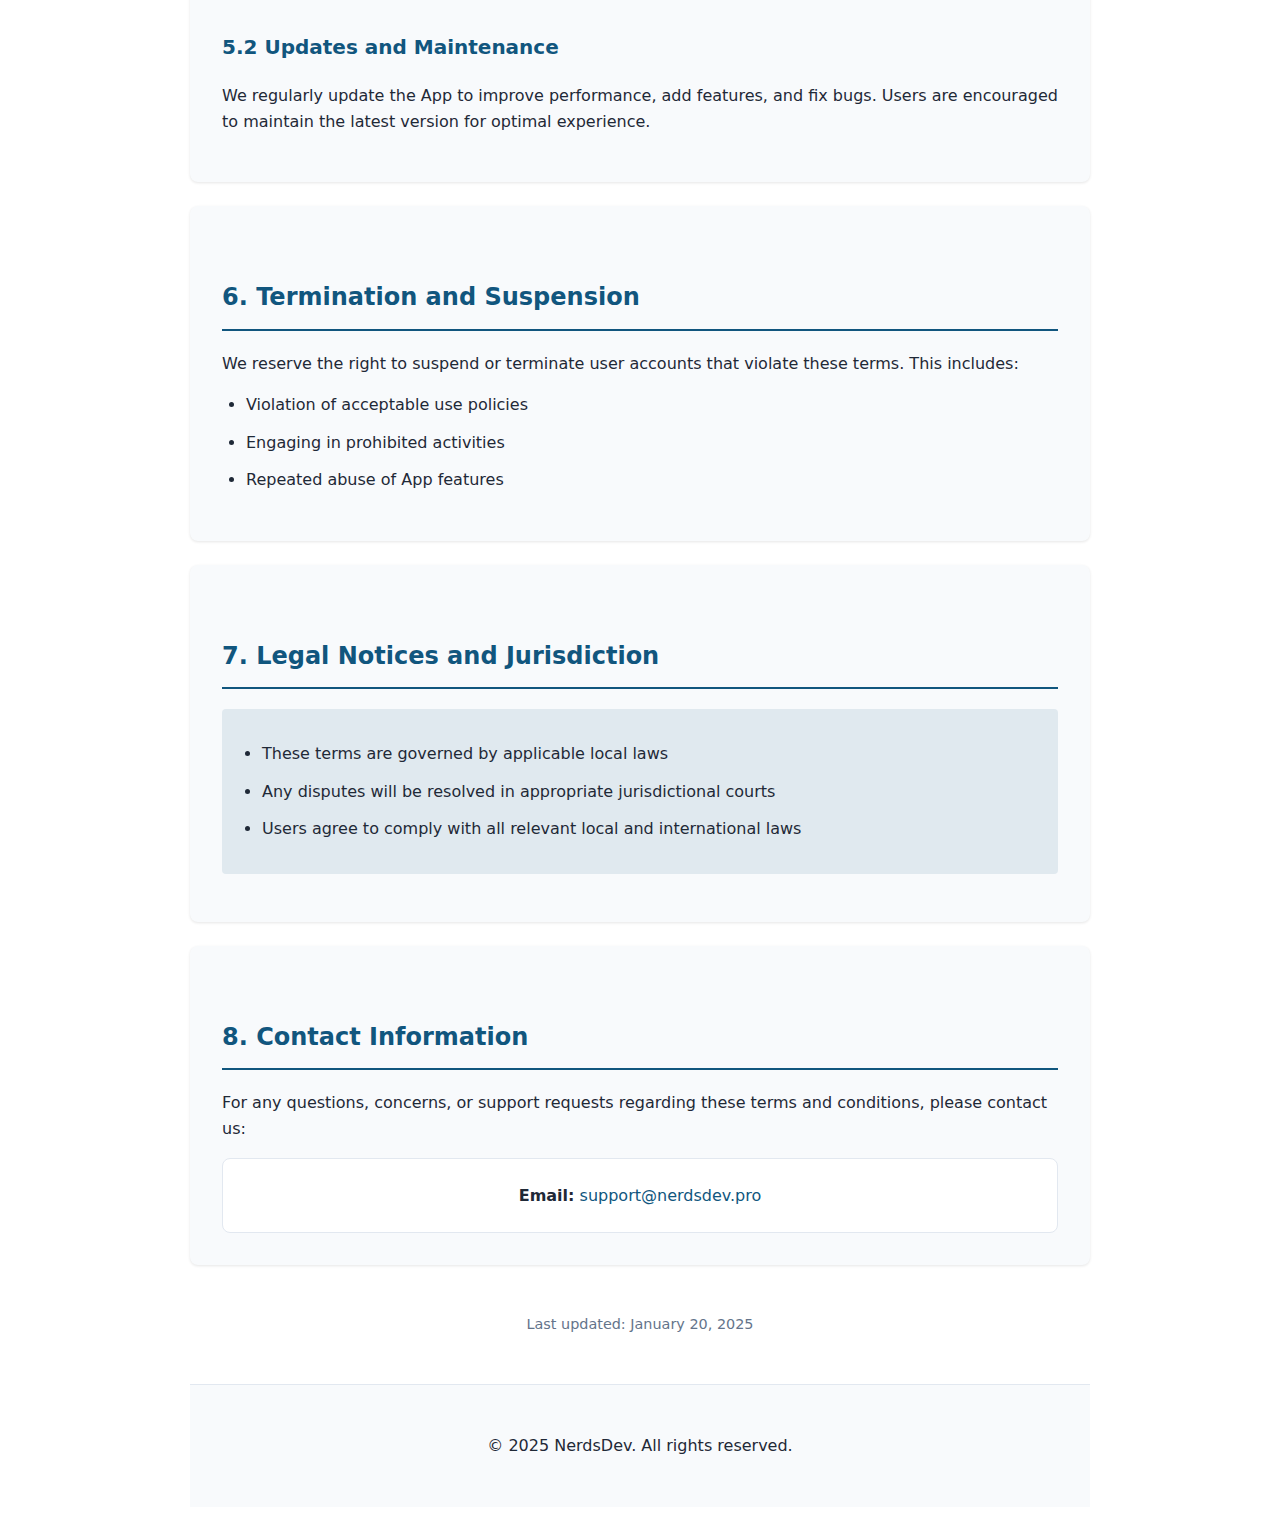
<file: terms_policies.html>
<!DOCTYPE html>
<html lang="en">
<head>
    <meta charset="UTF-8">
    <meta name="viewport" content="width=device-width, initial-scale=1.0">
    <title>Moflex - Terms & Conditions</title>
    <style>
        :root {
            --primary-color: rgb(17, 86, 126);
            --text-color: #1f2937;
            --background-color: #ffffff;
            --section-bg: #f8fafc;
            --border-color: #e2e8f0;
        }
        
        body {
            font-family: system-ui, -apple-system, sans-serif;
            line-height: 1.6;
            color: var(--text-color);
            margin: 0;
            padding: 0;
            background-color: var(--background-color);
        }
        
        .container {
            max-width: 900px;
            margin: 0 auto;
            padding: 2rem;
        }
        
        header {
            background-color: var(--primary-color);
            color: white;
            padding: 3rem 0;
            margin-bottom: 2rem;
            box-shadow: 0 4px 6px -1px rgba(0, 0, 0, 0.1);
        }
        
        h1 {
            font-size: 2.5rem;
            margin: 0;
            text-align: center;
            font-weight: 700;
        }
        
        h2 {
            color: var(--primary-color);
            margin-top: 2.5rem;
            padding-bottom: 0.75rem;
            border-bottom: 2px solid var(--primary-color);
            font-size: 1.5rem;
        }
        
        h3 {
            color: var(--primary-color);
            margin-top: 1.5rem;
            font-size: 1.25rem;
        }
        
        section {
            background-color: var(--section-bg);
            padding: 2rem;
            margin: 1.5rem 0;
            border-radius: 8px;
            box-shadow: 0 1px 3px rgba(0, 0, 0, 0.1);
        }
        
        ul, ol {
            padding-left: 1.5rem;
            margin: 1rem 0;
        }
        
        li {
            margin-bottom: 0.75rem;
        }
        
        .highlight {
            background-color: rgba(17, 86, 126, 0.1);
            padding: 1rem;
            border-radius: 4px;
            margin: 1rem 0;
        }
        
        .important {
            border-left: 4px solid var(--primary-color);
            padding-left: 1rem;
            margin: 1rem 0;
        }
        
        .last-updated {
            text-align: center;
            color: #64748b;
            margin-top: 3rem;
            font-size: 0.9rem;
        }
        
        footer {
            text-align: center;
            margin-top: 3rem;
            padding: 2rem 0;
            border-top: 1px solid var(--border-color);
            background-color: var(--section-bg);
        }
        
        a {
            color: var(--primary-color);
            text-decoration: none;
        }
        
        a:hover {
            text-decoration: underline;
        }
        
        .contact-box {
            background-color: white;
            border: 1px solid var(--border-color);
            padding: 1.5rem;
            border-radius: 8px;
            margin-top: 1rem;
            text-align: center;
        }
    </style>
</head>
<body>
    <header>
        <div class="container">
            <h1>Terms & Conditions</h1>
        </div>
    </header>
    
    <div class="container">
        <div class="important">
            <p>Please read these terms and conditions carefully before using the Moflex mobile application (the "App"). By downloading, installing, or using the App, you acknowledge that you have read, understood, and agree to be bound by these terms and conditions.</p>
        </div>
        
        <section>
            <h2>1. Privacy and Data Collection</h2>
            <p>Moflex is committed to protecting your privacy and handling your data with transparency and care.</p>
            
            <h3>1.1 Data We Collect</h3>
            <ul>
                <li>Essential App functionality data</li>
                <li>User preferences and settings</li>
                <li>Viewing history for personalized recommendations</li>
                <li>Device information for optimization</li>
            </ul>
            
            <h3>1.2 Third-Party Data Collection</h3>
            <p>Third-party advertisers may collect data to provide personalized advertising. This collection is governed by their respective privacy policies. We recommend reviewing these policies for complete understanding.</p>
            
            <h3>1.3 Data Protection</h3>
            <p>We implement industry-standard security measures to protect your data from unauthorized access, disclosure, or misuse.</p>
        </section>
        
        <section>
            <h2>2. User Content and Behavior</h2>
            <p>Users of Moflex are expected to comply with these guidelines:</p>
            
            <div class="highlight">
                <h3>2.1 Acceptable Use</h3>
                <ul>
                    <li>Use the App for personal, non-commercial purposes</li>
                    <li>Create and share content that respects intellectual property rights</li>
                    <li>Interact with other users respectfully</li>
                    <li>Report inappropriate content or behavior</li>
                </ul>
            </div>
            
            <h3>2.2 Prohibited Activities</h3>
            <ul>
                <li>Attempting to bypass App security measures</li>
                <li>Distributing malware or harmful code</li>
                <li>Engaging in illegal streaming or content distribution</li>
                <li>Harassing other users or creating offensive content</li>
            </ul>
        </section>
        
        <section>
            <h2>3. Content Discovery and Recommendations</h2>
            <h3>3.1 Content Sources</h3>
            <p>Moflex aggregates content information from various legitimate sources and databases. We strive to provide accurate and up-to-date information but cannot guarantee absolute accuracy.</p>
            
            <h3>3.2 Recommendation System</h3>
            <p>Our recommendation system uses machine learning algorithms to analyze viewing patterns and preferences. This helps provide personalized content suggestions while respecting user privacy.</p>
        </section>
        
        <section>
            <h2>4. Plugin System and Third-Party Integration</h2>
            <h3>4.1 Plugin Usage</h3>
            <div class="important">
                <p>Users may enhance their experience through third-party plugins. However:</p>
                <ul>
                    <li>Plugins are used at the user's own risk</li>
                    <li>Moflex is not responsible for third-party plugin content</li>
                    <li>Users must ensure compliance with local laws</li>
                </ul>
            </div>
            
            <h3>4.2 Content Responsibility</h3>
            <p>While we strive to maintain a safe environment, Moflex is not responsible for content accessed through third-party plugins. Users should exercise caution and judgment when using external content sources.</p>
        </section>
        
        <section>
            <h2>5. Technical Requirements and Updates</h2>
            <h3>5.1 Device Compatibility</h3>
            <ul>
                <li>Compatible with iOS 12.0 or later</li>
                <li>Compatible with Android 7.0 or later</li>
                <li>Requires stable internet connection</li>
                <li>Minimum 2GB RAM recommended</li>
            </ul>
            
            <h3>5.2 Updates and Maintenance</h3>
            <p>We regularly update the App to improve performance, add features, and fix bugs. Users are encouraged to maintain the latest version for optimal experience.</p>
        </section>
        
        <section>
            <h2>6. Termination and Suspension</h2>
            <p>We reserve the right to suspend or terminate user accounts that violate these terms. This includes:</p>
            <ul>
                <li>Violation of acceptable use policies</li>
                <li>Engaging in prohibited activities</li>
                <li>Repeated abuse of App features</li>
            </ul>
        </section>
        
        <section>
            <h2>7. Legal Notices and Jurisdiction</h2>
            <div class="highlight">
                <ul>
                    <li>These terms are governed by applicable local laws</li>
                    <li>Any disputes will be resolved in appropriate jurisdictional courts</li>
                    <li>Users agree to comply with all relevant local and international laws</li>
                </ul>
            </div>
        </section>
        
        <section>
            <h2>8. Contact Information</h2>
            <p>For any questions, concerns, or support requests regarding these terms and conditions, please contact us:</p>
            <div class="contact-box">
                <strong>Email:</strong> <a href="mailto:support@nerdsdev.pro">support@nerdsdev.pro</a>
            </div>
        </section>
        
        <p class="last-updated">Last updated: January 20, 2025</p>
        
        <footer>
            <p>© 2025 NerdsDev. All rights reserved.</p>
        </footer>
    </div>
</body>
</html>
</file>
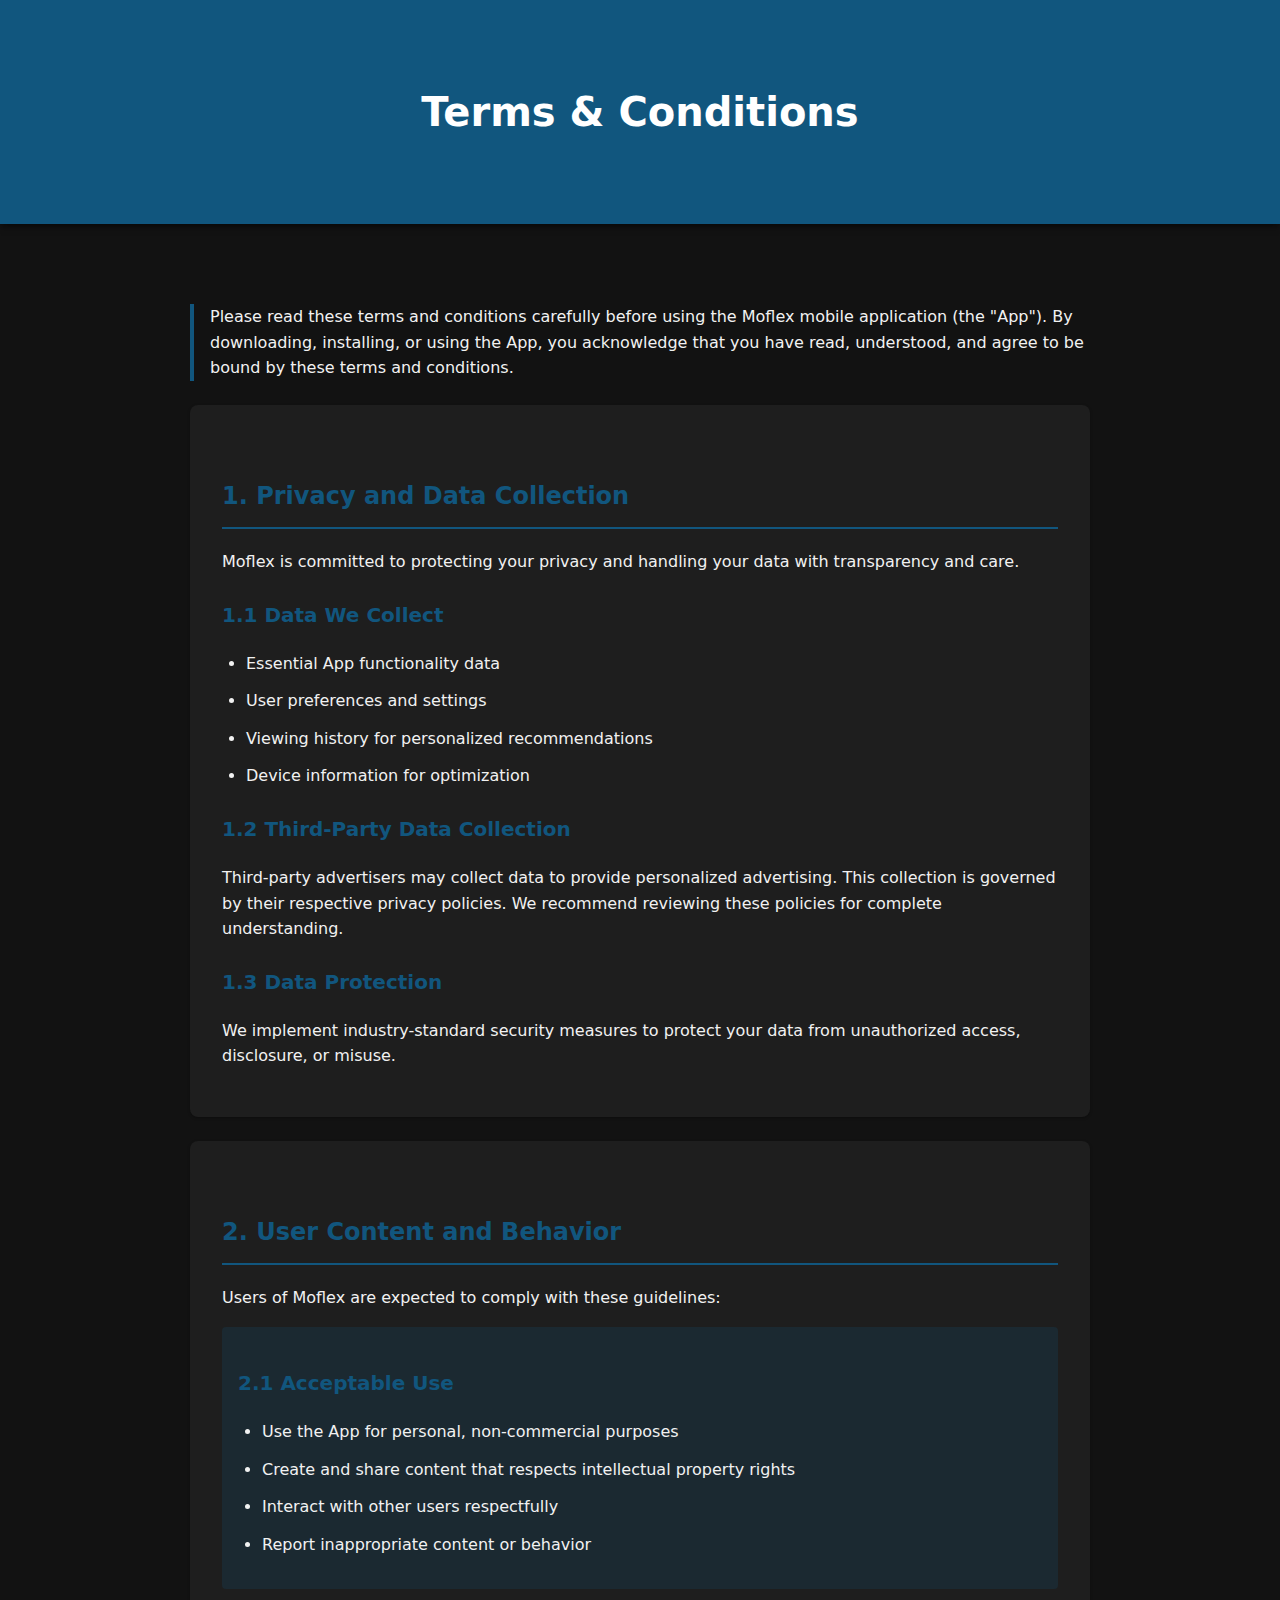
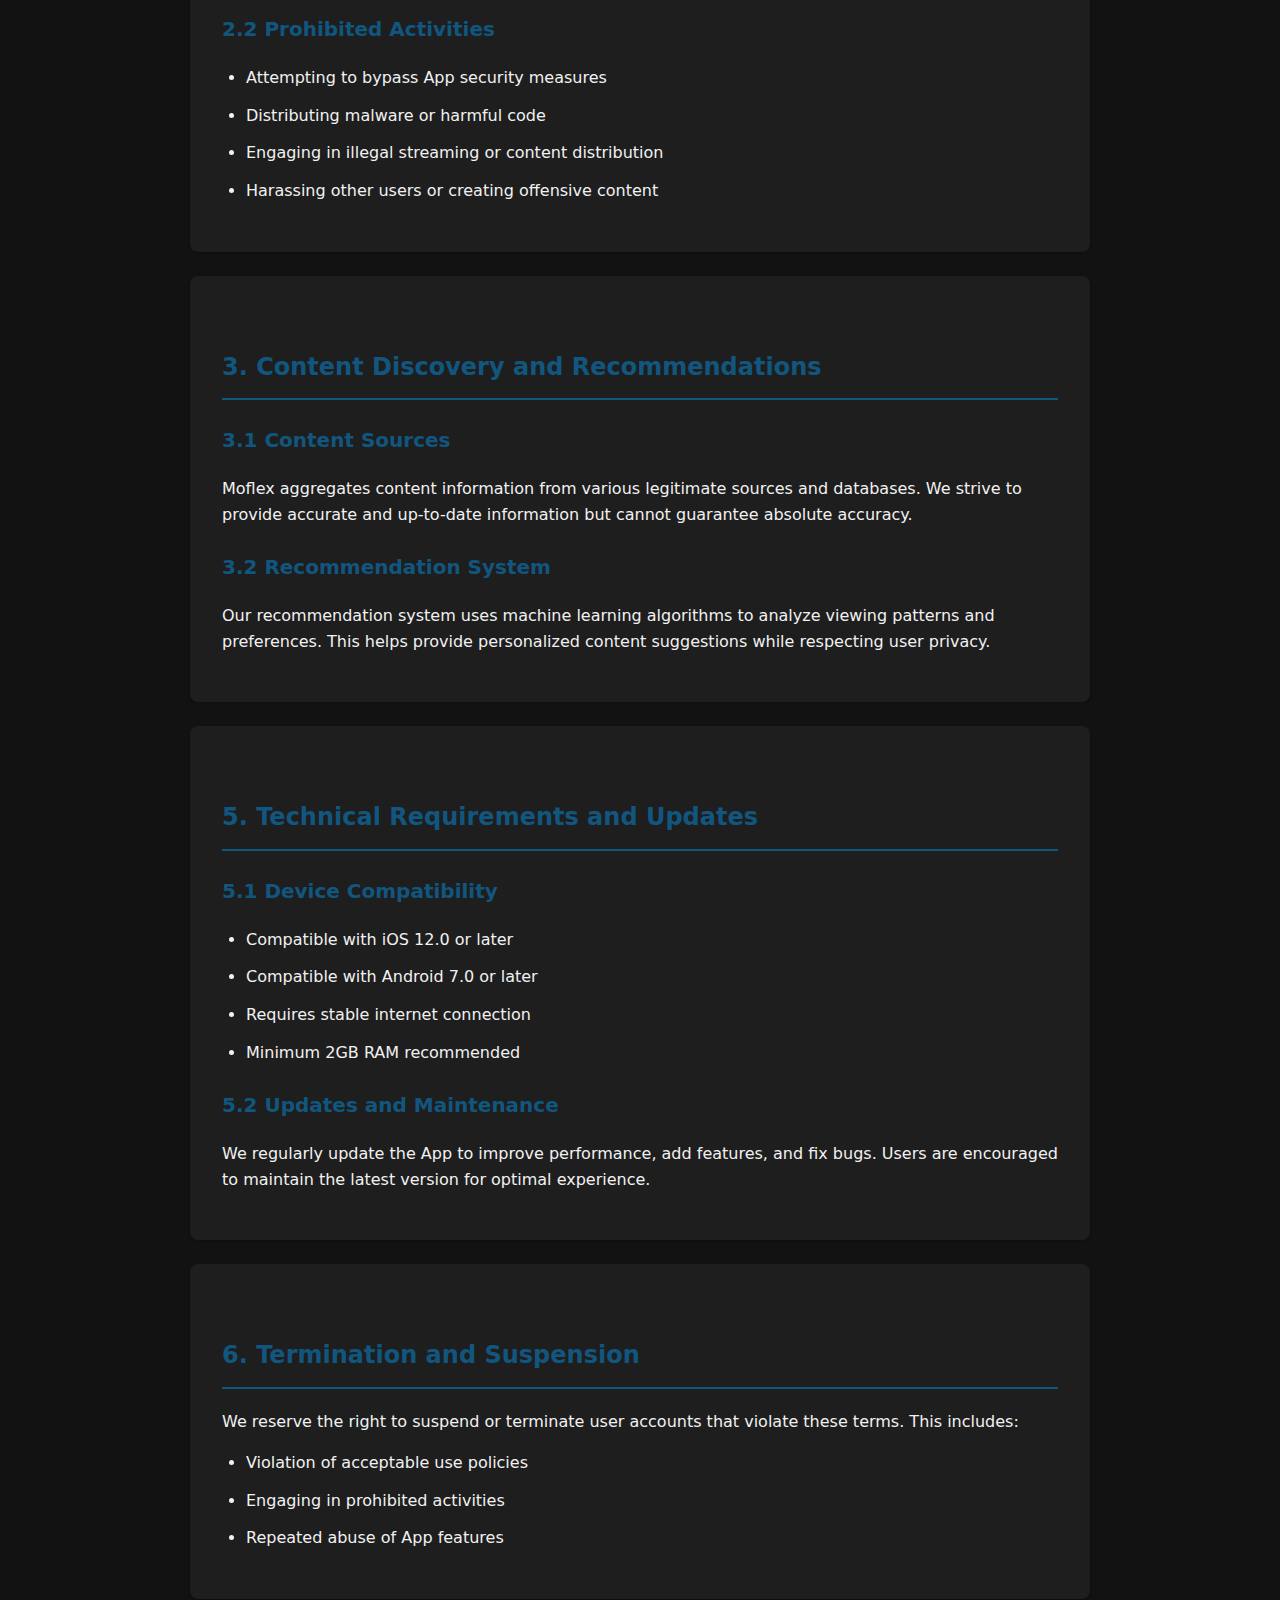
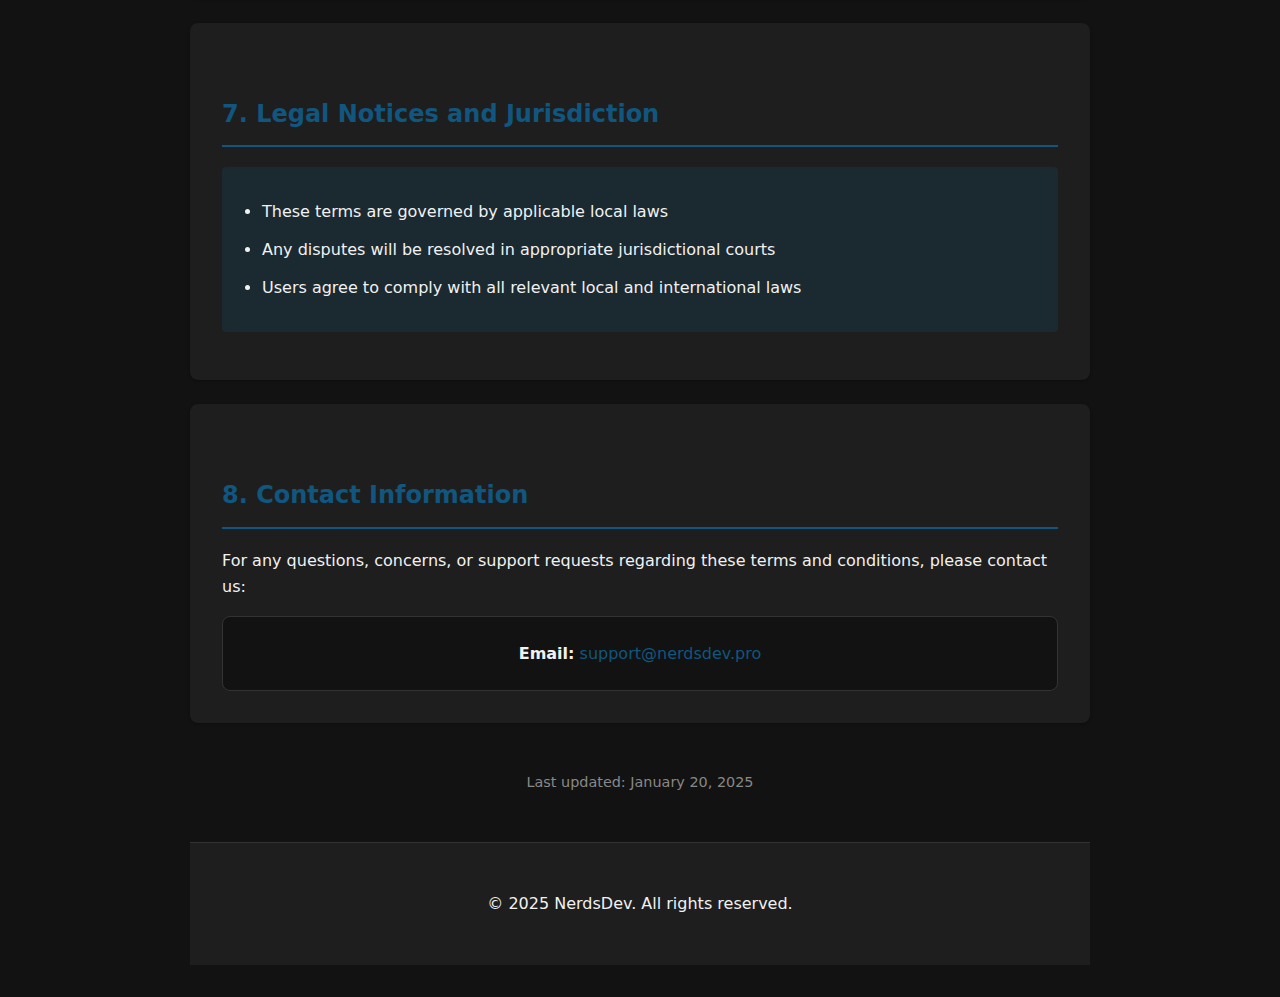
<file: terms_policies_ios.html>
<!DOCTYPE html>
<html lang="en">
<head>
  <meta charset="UTF-8" />
  <meta name="viewport" content="width=device-width, initial-scale=1.0" />
  <title>Moflex - Terms & Conditions (Dark Mode)</title>
  <style>
    :root {
      --primary-color: rgb(17, 86, 126);
      --text-color: #f1f1f1;
      --background-color: #121212;
      --section-bg: #1e1e1e;
      --border-color: #333333;
    }

    body {
      font-family: system-ui, -apple-system, sans-serif;
      line-height: 1.6;
      color: var(--text-color);
      margin: 0;
      padding: 0;
      background-color: var(--background-color);
    }

    .container {
      max-width: 900px;
      margin: 0 auto;
      padding: 2rem;
    }

    header {
      background-color: var(--primary-color);
      color: white;
      padding: 3rem 0;
      margin-bottom: 2rem;
      box-shadow: 0 4px 6px -1px rgba(0, 0, 0, 0.5);
    }

    h1 {
      font-size: 2.5rem;
      margin: 0;
      text-align: center;
      font-weight: 700;
    }

    h2 {
      color: var(--primary-color);
      margin-top: 2.5rem;
      padding-bottom: 0.75rem;
      border-bottom: 2px solid var(--primary-color);
      font-size: 1.5rem;
    }

    h3 {
      color: var(--primary-color);
      margin-top: 1.5rem;
      font-size: 1.25rem;
    }

    section {
      background-color: var(--section-bg);
      padding: 2rem;
      margin: 1.5rem 0;
      border-radius: 8px;
      box-shadow: 0 1px 3px rgba(0, 0, 0, 0.3);
    }

    ul, ol {
      padding-left: 1.5rem;
      margin: 1rem 0;
    }

    li {
      margin-bottom: 0.75rem;
    }

    .highlight {
      background-color: rgba(17, 86, 126, 0.2);
      padding: 1rem;
      border-radius: 4px;
      margin: 1rem 0;
    }

    .important {
      border-left: 4px solid var(--primary-color);
      padding-left: 1rem;
      margin: 1rem 0;
    }

    .last-updated {
      text-align: center;
      color: #888888;
      margin-top: 3rem;
      font-size: 0.9rem;
    }

    footer {
      text-align: center;
      margin-top: 3rem;
      padding: 2rem 0;
      border-top: 1px solid var(--border-color);
      background-color: var(--section-bg);
    }

    a {
      color: var(--primary-color);
      text-decoration: none;
    }

    a:hover {
      text-decoration: underline;
    }

    .contact-box {
      background-color: var(--background-color);
      border: 1px solid var(--border-color);
      padding: 1.5rem;
      border-radius: 8px;
      margin-top: 1rem;
      text-align: center;
    }
  </style>
</head>
<body>
  <header>
    <div class="container">
      <h1>Terms & Conditions</h1>
    </div>
  </header>

  <div class="container">
    <div class="important">
      <p>
        Please read these terms and conditions carefully before using the Moflex mobile application (the "App"). By downloading, installing, or using the App, you acknowledge that you have read, understood, and agree to be bound by these terms and conditions.
      </p>
    </div>

    <section>
      <h2>1. Privacy and Data Collection</h2>
      <p>Moflex is committed to protecting your privacy and handling your data with transparency and care.</p>
      <h3>1.1 Data We Collect</h3>
      <ul>
        <li>Essential App functionality data</li>
        <li>User preferences and settings</li>
        <li>Viewing history for personalized recommendations</li>
        <li>Device information for optimization</li>
      </ul>
      <h3>1.2 Third-Party Data Collection</h3>
      <p>
        Third-party advertisers may collect data to provide personalized advertising. This collection is governed by their respective privacy policies. We recommend reviewing these policies for complete understanding.
      </p>
      <h3>1.3 Data Protection</h3>
      <p>
        We implement industry-standard security measures to protect your data from unauthorized access, disclosure, or misuse.
      </p>
    </section>

    <section>
      <h2>2. User Content and Behavior</h2>
      <p>Users of Moflex are expected to comply with these guidelines:</p>
      <div class="highlight">
        <h3>2.1 Acceptable Use</h3>
        <ul>
          <li>Use the App for personal, non-commercial purposes</li>
          <li>Create and share content that respects intellectual property rights</li>
          <li>Interact with other users respectfully</li>
          <li>Report inappropriate content or behavior</li>
        </ul>
      </div>
      <h3>2.2 Prohibited Activities</h3>
      <ul>
        <li>Attempting to bypass App security measures</li>
        <li>Distributing malware or harmful code</li>
        <li>Engaging in illegal streaming or content distribution</li>
        <li>Harassing other users or creating offensive content</li>
      </ul>
    </section>

    <section>
      <h2>3. Content Discovery and Recommendations</h2>
      <h3>3.1 Content Sources</h3>
      <p>
        Moflex aggregates content information from various legitimate sources and databases. We strive to provide accurate and up-to-date information but cannot guarantee absolute accuracy.
      </p>
      <h3>3.2 Recommendation System</h3>
      <p>
        Our recommendation system uses machine learning algorithms to analyze viewing patterns and preferences. This helps provide personalized content suggestions while respecting user privacy.
      </p>
    </section>

<!--     <section>
      <h2>4. Plugin System and Third-Party Integration</h2>
      <h3>4.1 Plugin Usage</h3>
      <div class="important">
        <p>Users may enhance their experience through third-party plugins. However:</p>
        <ul>
          <li>Plugins are used at the user's own risk</li>
          <li>Moflex is not responsible for third-party plugin content</li>
          <li>Users must ensure compliance with local laws</li>
        </ul>
      </div>
      <h3>4.2 Content Responsibility</h3>
      <p>
        While we strive to maintain a safe environment, Moflex is not responsible for content accessed through third-party plugins. Users should exercise caution and judgment when using external content sources.
      </p>
    </section> -->

    <section>
      <h2>5. Technical Requirements and Updates</h2>
      <h3>5.1 Device Compatibility</h3>
      <ul>
        <li>Compatible with iOS 12.0 or later</li>
        <li>Compatible with Android 7.0 or later</li>
        <li>Requires stable internet connection</li>
        <li>Minimum 2GB RAM recommended</li>
      </ul>
      <h3>5.2 Updates and Maintenance</h3>
      <p>
        We regularly update the App to improve performance, add features, and fix bugs. Users are encouraged to maintain the latest version for optimal experience.
      </p>
    </section>

    <section>
      <h2>6. Termination and Suspension</h2>
      <p>
        We reserve the right to suspend or terminate user accounts that violate these terms. This includes:
      </p>
      <ul>
        <li>Violation of acceptable use policies</li>
        <li>Engaging in prohibited activities</li>
        <li>Repeated abuse of App features</li>
      </ul>
    </section>

    <section>
      <h2>7. Legal Notices and Jurisdiction</h2>
      <div class="highlight">
        <ul>
          <li>These terms are governed by applicable local laws</li>
          <li>Any disputes will be resolved in appropriate jurisdictional courts</li>
          <li>Users agree to comply with all relevant local and international laws</li>
        </ul>
      </div>
    </section>

    <section>
      <h2>8. Contact Information</h2>
      <p>
        For any questions, concerns, or support requests regarding these terms and conditions, please contact us:
      </p>
      <div class="contact-box">
        <strong>Email:</strong>
        <a href="mailto:support@nerdsdev.pro">support@nerdsdev.pro</a>
      </div>
    </section>

    <p class="last-updated">Last updated: January 20, 2025</p>

    <footer>
      <p>© 2025 NerdsDev. All rights reserved.</p>
    </footer>
  </div>
</body>
</html>
</file>
